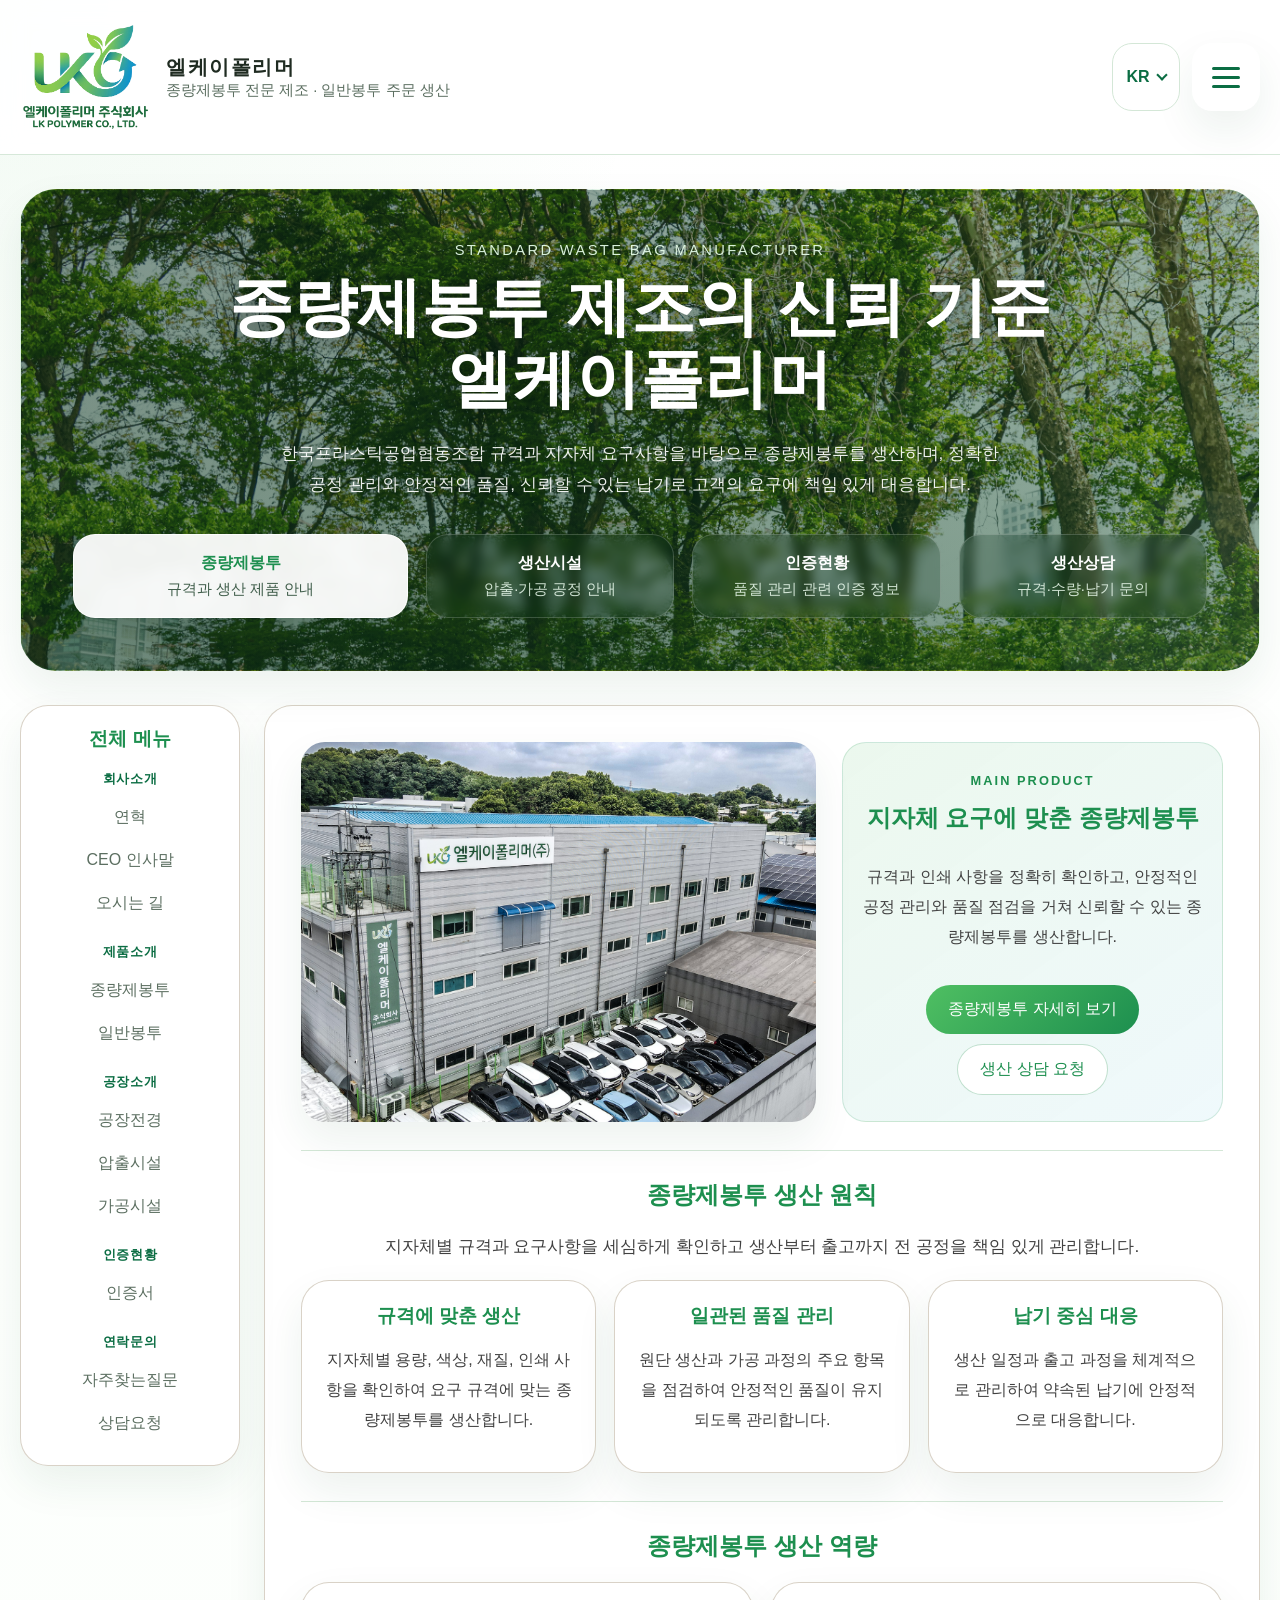
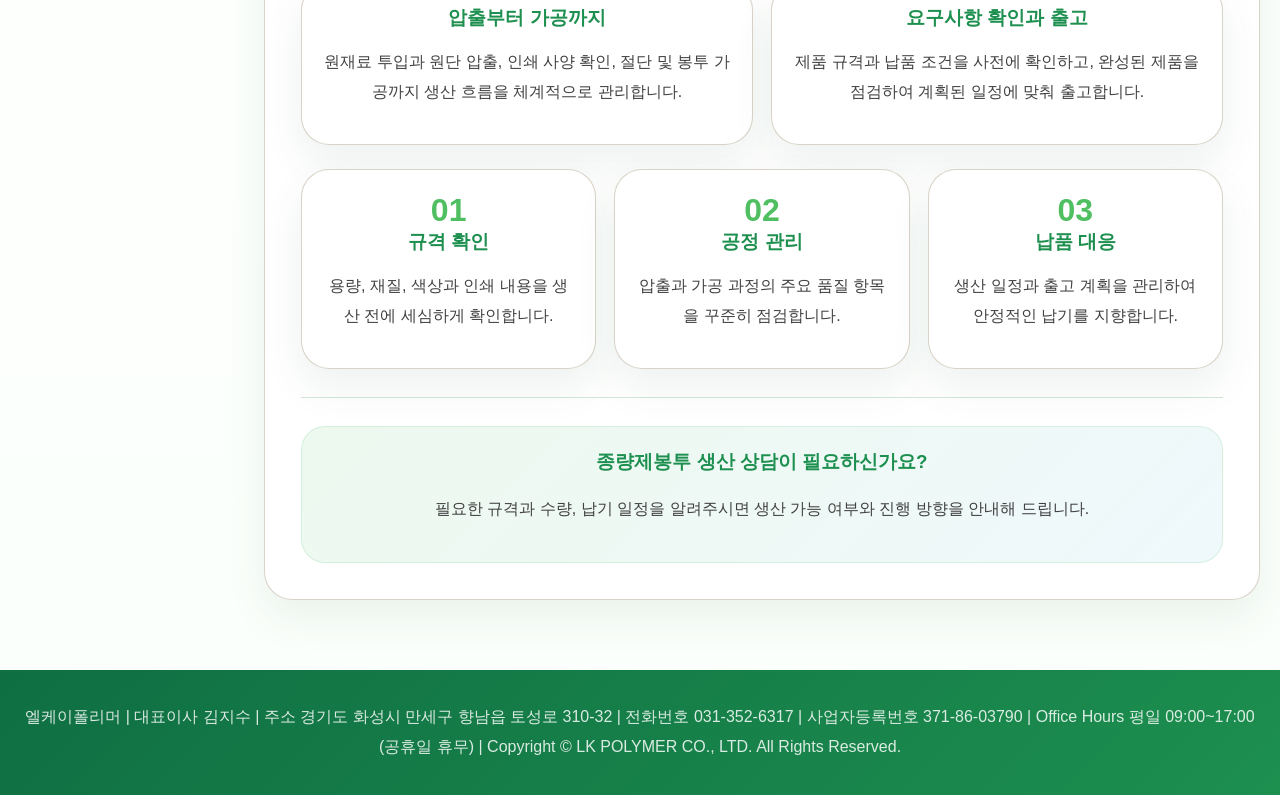
<file: index.html>
<!DOCTYPE html>
<html lang="ko">
<head>
  <meta charset="UTF-8">
  <meta name="viewport" content="width=device-width, initial-scale=1.0">
  <title>엘케이폴리머 | 종량제봉투 전문 제조기업</title>
  <link rel="canonical" href="https://lkpolymer.kr/">
  <meta name="naver-site-verification" content="0b305a4c0eef032f6979729f683e7613a413a6e4">
  <meta name="description" content="엘케이폴리머는 종량제봉투와 일반봉투를 제조합니다. 제품 안내, 생산시설, 인증 현황과 생산 상담 연락처를 확인하실 수 있습니다.">
  <meta property="og:type" content="website">
  <meta property="og:site_name" content="엘케이폴리머">
  <meta property="og:title" content="엘케이폴리머 | 종량제봉투 전문 제조기업">
  <meta property="og:description" content="엘케이폴리머는 종량제봉투와 일반봉투를 제조합니다. 제품 안내, 생산시설, 인증 현황과 생산 상담 연락처를 확인하실 수 있습니다.">
  <meta property="og:url" content="https://lkpolymer.kr/">
  <meta property="og:image" content="https://lkpolymer.kr/assets/images/home-factory.jpg">
  <meta property="og:image:alt" content="엘케이폴리머 공장 전경">
  <link rel="stylesheet" href="assets/css/style.css?v=20261013-i18n">
  <link rel="icon" type="image/png" sizes="96x96" href="https://lkpolymer.kr/favicon.png">
</head>
<body data-page="home">
  <div class="site-shell">
    <header class="header-wrap">
      <div class="header-inner">
        <a class="brand" href="index.html" aria-label="엘케이폴리머 메인으로 이동">
          <img src="assets/images/logo.png" alt="엘케이폴리머 로고">
          <div class="brand-copy">
            <strong data-text-key="brandName">엘케이폴리머</strong>
            <span data-text-key="brandTagline">종량제봉투 전문 제조 · 일반봉투 주문 생산</span>
          </div>
        </a>
        <div class="header-actions">
          <div class="language-picker" data-language-picker>
            <button class="language-toggle" type="button" data-language-toggle aria-label="언어 선택 (KR)" aria-expanded="false" aria-controls="language-options">
              <span data-current-language>KR</span>
            </button>
            <div class="language-options" id="language-options" data-language-options role="group" aria-label="언어 선택" hidden>
              <button type="button" data-language="ko" lang="ko" aria-pressed="true"><strong>KR</strong><span>한국어</span></button>
              <button type="button" data-language="en" lang="en" aria-pressed="false"><strong>EN</strong><span>English</span></button>
              <button type="button" data-language="ja" lang="ja" aria-pressed="false"><strong>JP</strong><span>日本語</span></button>
            </div>
          </div>
          <button class="menu-toggle" type="button" aria-label="전체 메뉴 열기" aria-expanded="false" data-menu-toggle>
          <span></span>
        </button>
        </div>
      </div>
      <nav class="global-nav" data-global-menu>
        <div class="global-nav-panel">
          <div class="menu-grid">
            <div class="menu-group">
              <h3 data-text-key="menuAbout">회사소개</h3>
              <a href="about-history.html" data-text-key="menuAboutHistory">연혁</a>
              <a href="about-ceo.html" data-text-key="menuAboutCeo">CEO 인사말</a>
              <a href="about-location.html" data-text-key="menuAboutLocation">오시는 길</a>
            </div>
            <div class="menu-group">
              <h3 data-text-key="menuProducts">제품소개</h3>
              <a href="products-paybag.html" data-text-key="menuProductsPaybag">종량제봉투</a>
              <a href="products-general.html" data-text-key="menuProductsGeneral">일반봉투</a>
            </div>
            <div class="menu-group">
              <h3 data-text-key="menuFactory">공장소개</h3>
              <a href="factory-overview.html" data-text-key="menuFactoryOverview">공장전경</a>
              <a href="factory-extrusion.html" data-text-key="menuFactoryExtrusion">압출시설</a>
              <a href="factory-processing.html" data-text-key="menuFactoryProcessing">가공시설</a>
            </div>
            <div class="menu-group">
              <h3 data-text-key="menuCertification">인증현황</h3>
              <a href="certification.html" data-text-key="menuCertificationDoc">인증서</a>
            </div>
            <div class="menu-group">
              <h3 data-text-key="menuContact">연락문의</h3>
              <a href="contact-faq.html" data-text-key="menuContactFaq">자주찾는질문</a>
              <a href="contact-request.html" data-text-key="menuContactRequest">상담요청</a>
            </div>
          </div>
        </div>
      </nav>
    </header>

    <section class="hero">
      <p class="eyebrow" data-text-key="heroEyebrow">Standard Waste Bag Manufacturer</p>
      <h1 data-html-key="heroTitle">종량제봉투 제조의 신뢰 기준<br>엘케이폴리머</h1>
      <p class="description" data-text-key="heroDescription">
        한국프라스틱공업협동조합 규격과 지자체 요구사항을 바탕으로 종량제봉투를 생산하며,
        정확한 공정 관리와 안정적인 품질, 신뢰할 수 있는 납기로 고객의 요구에 책임 있게 대응합니다.
      </p>
      <div class="quick-links">
        <a class="is-primary" href="products-paybag.html">
          <strong data-text-key="quickProductsTitle">종량제봉투</strong>
          <span data-text-key="quickProductsText">규격과 생산 제품 안내</span>
        </a>
        <a href="factory-overview.html">
          <strong data-text-key="quickFactoryTitle">생산시설</strong>
          <span data-text-key="quickFactoryText">압출·가공 공정 안내</span>
        </a>
        <a href="certification.html">
          <strong data-text-key="quickCertificationTitle">인증현황</strong>
          <span data-text-key="quickCertificationText">품질 관리 관련 인증 정보</span>
        </a>
        <a href="contact-faq.html">
          <strong data-text-key="quickContactTitle">생산상담</strong>
          <span data-text-key="quickContactText">규격·수량·납기 문의</span>
        </a>
      </div>
    </section>

    <main class="main-layout">
      <aside class="side-nav">
        <h2>전체 메뉴</h2>
        <span class="side-group-title">회사소개</span>
        <a href="about-history.html">연혁</a>
        <a href="about-ceo.html">CEO 인사말</a>
        <a href="about-location.html">오시는 길</a>
        <span class="side-group-title">제품소개</span>
        <a href="products-paybag.html">종량제봉투</a>
        <a href="products-general.html">일반봉투</a>
        <span class="side-group-title">공장소개</span>
        <a href="factory-overview.html">공장전경</a>
        <a href="factory-extrusion.html">압출시설</a>
        <a href="factory-processing.html">가공시설</a>
        <span class="side-group-title">인증현황</span>
        <a href="certification.html">인증서</a>
        <span class="side-group-title">연락문의</span>
        <a href="contact-faq.html">자주찾는질문</a>
        <a href="contact-request.html">상담요청</a>
      </aside>

      <section class="content-panel">
        <div class="section-block">
          <div class="paybag-focus">
            <div class="paybag-focus-media">
              <img src="assets/images/home-factory.jpg" alt="엘케이폴리머 공장 전경">
            </div>
            <div class="paybag-focus-copy">
              <p class="focus-eyebrow" data-text-key="focusEyebrow">MAIN PRODUCT</p>
              <h2 data-text-key="focusTitle">지자체 요구에 맞춘 종량제봉투</h2>
              <p data-text-key="focusText">규격과 인쇄 사항을 정확히 확인하고, 안정적인 공정 관리와 품질 점검을 거쳐 신뢰할 수 있는 종량제봉투를 생산합니다.</p>
              <div class="focus-actions">
                <a class="button" href="products-paybag.html" data-text-key="focusPrimaryButton">종량제봉투 자세히 보기</a>
                <a class="button button-outline" href="contact-request.html" data-text-key="focusSecondaryButton">생산 상담 요청</a>
              </div>
            </div>
          </div>
        </div>

        <div class="section-block">
          <h2 data-text-key="section1Title">종량제봉투 생산 원칙</h2>
          <p class="lead" data-text-key="section1Lead">
            지자체별 규격과 요구사항을 세심하게 확인하고 생산부터 출고까지 전 공정을 책임 있게 관리합니다.
          </p>
          <div class="card-grid columns-3">
            <article class="info-card">
              <h3 data-text-key="card1Title">규격에 맞춘 생산</h3>
              <p data-text-key="card1Text">지자체별 용량, 색상, 재질, 인쇄 사항을 확인하여 요구 규격에 맞는 종량제봉투를 생산합니다.</p>
            </article>
            <article class="info-card">
              <h3 data-text-key="card2Title">일관된 품질 관리</h3>
              <p data-text-key="card2Text">원단 생산과 가공 과정의 주요 항목을 점검하여 안정적인 품질이 유지되도록 관리합니다.</p>
            </article>
            <article class="info-card">
              <h3 data-text-key="card3Title">납기 중심 대응</h3>
              <p data-text-key="card3Text">생산 일정과 출고 과정을 체계적으로 관리하여 약속된 납기에 안정적으로 대응합니다.</p>
            </article>
          </div>
        </div>

        <div class="section-block">
          <h2 data-text-key="section2Title">종량제봉투 생산 역량</h2>
          <div class="feature-grid">
            <article class="info-card">
              <h3 data-text-key="feature1Title">압출부터 가공까지</h3>
              <p data-text-key="feature1Text">원재료 투입과 원단 압출, 인쇄 사양 확인, 절단 및 봉투 가공까지 생산 흐름을 체계적으로 관리합니다.</p>
            </article>
            <article class="info-card">
              <h3 data-text-key="feature2Title">요구사항 확인과 출고</h3>
              <p data-text-key="feature2Text">제품 규격과 납품 조건을 사전에 확인하고, 완성된 제품을 점검하여 계획된 일정에 맞춰 출고합니다.</p>
            </article>
          </div>
          <div class="stats-band">
            <article class="stats-card">
              <strong>01</strong>
              <h3 data-text-key="stat1Title">규격 확인</h3>
              <p data-text-key="stat1Text">용량, 재질, 색상과 인쇄 내용을 생산 전에 세심하게 확인합니다.</p>
            </article>
            <article class="stats-card">
              <strong>02</strong>
              <h3 data-text-key="stat2Title">공정 관리</h3>
              <p data-text-key="stat2Text">압출과 가공 과정의 주요 품질 항목을 꾸준히 점검합니다.</p>
            </article>
            <article class="stats-card">
              <strong>03</strong>
              <h3 data-text-key="stat3Title">납품 대응</h3>
              <p data-text-key="stat3Text">생산 일정과 출고 계획을 관리하여 안정적인 납기를 지향합니다.</p>
            </article>
          </div>
        </div>

        <div class="section-block">
          <div class="mini-banner">
            <h3 data-text-key="bannerTitle">종량제봉투 생산 상담이 필요하신가요?</h3>
            <p data-text-key="bannerText">필요한 규격과 수량, 납기 일정을 알려주시면 생산 가능 여부와 진행 방향을 안내해 드립니다.</p>
          </div>
        </div>
      </section>
    </main>

    <footer class="site-footer">
      <div class="footer-inner">
        <span data-text-key="footerLine">엘케이폴리머 | 대표이사 김지수 | 주소 경기도 화성시 만세구 향남읍 토성로 310-32 | 전화번호 031-352-6317 | 사업자등록번호 371-86-03790 | Office Hours 평일 09:00~17:00 (공휴일 휴무) | Copyright © LK POLYMER CO., LTD. All Rights Reserved.</span>
      </div>
    </footer>
  </div>
  <script src="assets/js/content.js?v=registration-371"></script>
  <script src="assets/js/translations.js?v=search-registration"></script>
  <script src="assets/js/i18n.js?v=20261013"></script>
  <script src="assets/js/site.js?v=20261013"></script>
</body>
</html>
</file>
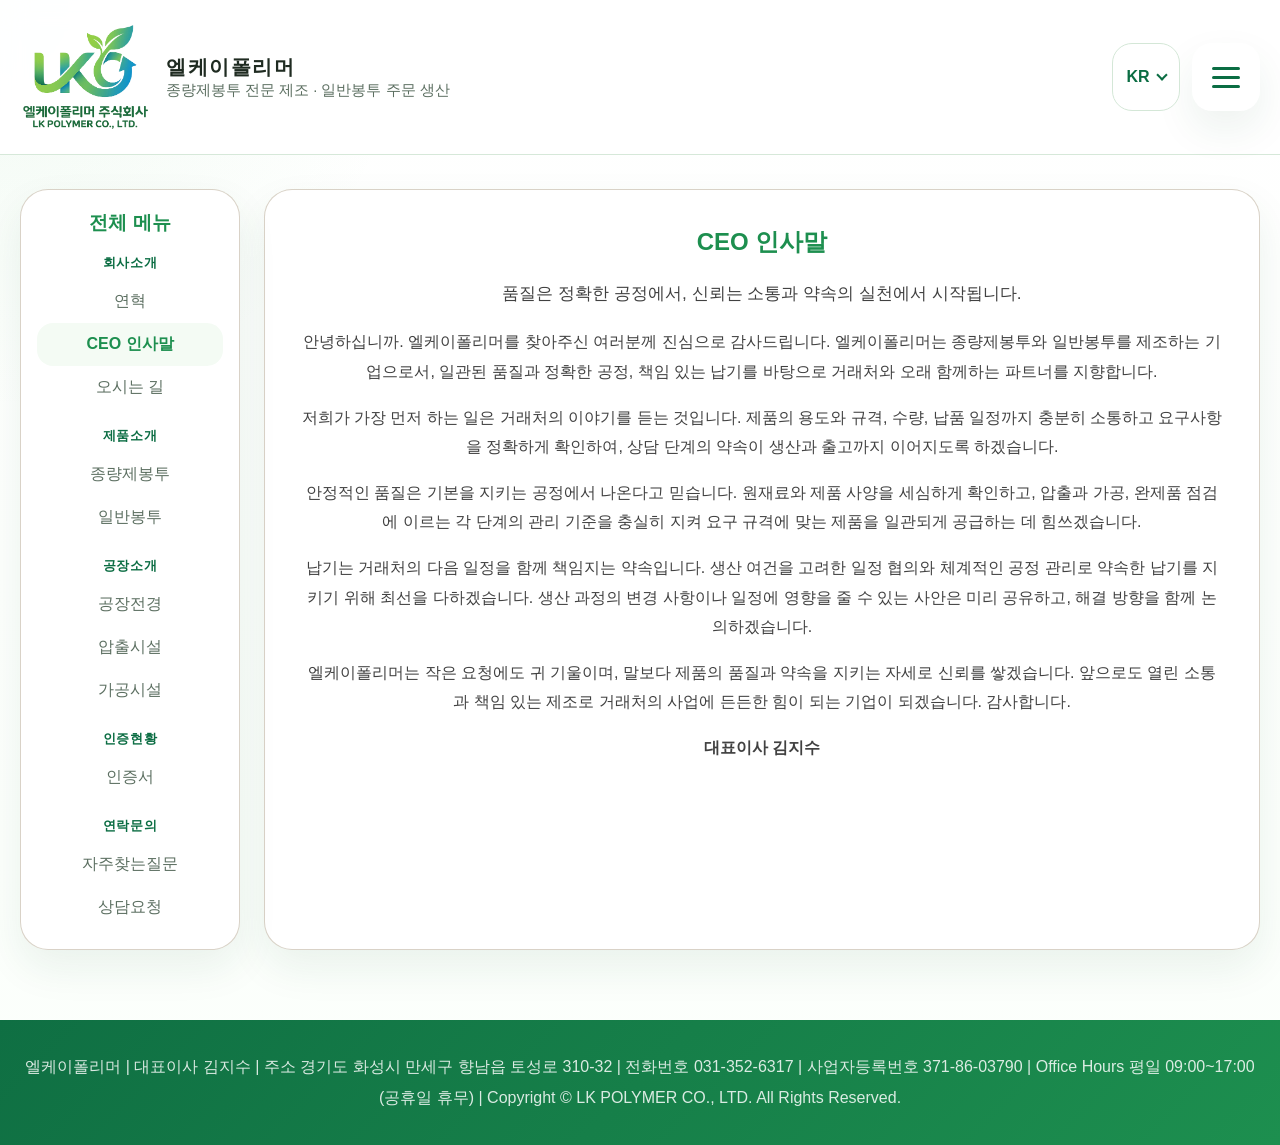
<file: about-ceo.html>
<!DOCTYPE html>
<html lang="ko">
<head>
  <meta charset="UTF-8">
  <meta name="viewport" content="width=device-width, initial-scale=1.0">
  <title>회사소개 - CEO 인사말 | LK 폴리머</title>
  <link rel="canonical" href="https://lkpolymer.kr/about-ceo.html">
  <link rel="stylesheet" href="assets/css/style.css?v=20261013-i18n">
  <link rel="icon" type="image/png" sizes="96x96" href="https://lkpolymer.kr/favicon.png">
</head>
<body data-page="aboutCeo">
  <div class="site-shell">
    <header class="header-wrap">
      <div class="header-inner">
        <a class="brand" href="index.html"><img src="assets/images/logo.png" alt="LK 폴리머 로고"><div class="brand-copy"><strong data-text-key="brandName">엘케이폴리머</strong><span data-text-key="brandTagline">종량제봉투 · 일반봉투 제조 전문기업</span></div></a>
        <div class="header-actions">
          <div class="language-picker" data-language-picker>
            <button class="language-toggle" type="button" data-language-toggle aria-label="언어 선택 (KR)" aria-expanded="false" aria-controls="language-options">
              <span data-current-language>KR</span>
            </button>
            <div class="language-options" id="language-options" data-language-options role="group" aria-label="언어 선택" hidden>
              <button type="button" data-language="ko" lang="ko" aria-pressed="true"><strong>KR</strong><span>한국어</span></button>
              <button type="button" data-language="en" lang="en" aria-pressed="false"><strong>EN</strong><span>English</span></button>
              <button type="button" data-language="ja" lang="ja" aria-pressed="false"><strong>JP</strong><span>日本語</span></button>
            </div>
          </div>
          <button class="menu-toggle" type="button" aria-label="전체 메뉴 열기" aria-expanded="false" data-menu-toggle><span></span></button>
        </div>
      </div>
      <nav class="global-nav" data-global-menu><div class="global-nav-panel"><div class="menu-grid">
        <div class="menu-group"><h3 data-text-key="menuAbout">회사소개</h3><a href="about-history.html" data-text-key="menuAboutHistory">연혁</a><a href="about-ceo.html" data-text-key="menuAboutCeo">CEO 인사말</a><a href="about-location.html" data-text-key="menuAboutLocation">오시는 길</a></div>
        <div class="menu-group"><h3 data-text-key="menuProducts">제품소개</h3><a href="products-paybag.html" data-text-key="menuProductsPaybag">종량제봉투</a><a href="products-general.html" data-text-key="menuProductsGeneral">일반봉투</a></div>
        <div class="menu-group"><h3 data-text-key="menuFactory">공장소개</h3><a href="factory-overview.html" data-text-key="menuFactoryOverview">공장전경</a><a href="factory-extrusion.html" data-text-key="menuFactoryExtrusion">압출시설</a><a href="factory-processing.html" data-text-key="menuFactoryProcessing">가공시설</a></div>
        <div class="menu-group"><h3 data-text-key="menuCertification">인증현황</h3><a href="certification.html" data-text-key="menuCertificationDoc">인증서</a></div>
        <div class="menu-group"><h3 data-text-key="menuContact">연락문의</h3><a href="contact-faq.html" data-text-key="menuContactFaq">자주찾는질문</a><a href="contact-request.html" data-text-key="menuContactRequest">상담요청</a></div>
      </div></div></nav>
    </header>
    <main class="main-layout">
      <aside class="side-nav">
        <h2>전체 메뉴</h2>
        <span class="side-group-title">회사소개</span>
        <a href="about-history.html">연혁</a>
        <a class="is-active" href="about-ceo.html">CEO 인사말</a>
        <a href="about-location.html">오시는 길</a>
        <span class="side-group-title">제품소개</span>
        <a href="products-paybag.html">종량제봉투</a>
        <a href="products-general.html">일반봉투</a>
        <span class="side-group-title">공장소개</span>
        <a href="factory-overview.html">공장전경</a>
        <a href="factory-extrusion.html">압출시설</a>
        <a href="factory-processing.html">가공시설</a>
        <span class="side-group-title">인증현황</span>
        <a href="certification.html">인증서</a>
        <span class="side-group-title">연락문의</span>
        <a href="contact-faq.html">자주찾는질문</a>
        <a href="contact-request.html">상담요청</a>
      </aside>
      <section class="content-panel">
        <h1 data-text-key="title">CEO 인사말</h1>
        <p class="lead" data-text-key="lead">품질은 정확한 공정에서, 신뢰는 소통과 약속의 실천에서 시작됩니다.</p>
        <div class="section-block">
          <p>
            안녕하십니까. 엘케이폴리머를 찾아주신 여러분께 진심으로 감사드립니다.
            엘케이폴리머는 종량제봉투와 일반봉투를 제조하는 기업으로서,
            일관된 품질과 정확한 공정, 책임 있는 납기를 바탕으로 거래처와 오래 함께하는 파트너를 지향합니다.
          </p>
          <p>
            저희가 가장 먼저 하는 일은 거래처의 이야기를 듣는 것입니다.
            제품의 용도와 규격, 수량, 납품 일정까지 충분히 소통하고 요구사항을 정확하게 확인하여,
            상담 단계의 약속이 생산과 출고까지 이어지도록 하겠습니다.
          </p>
          <p>
            안정적인 품질은 기본을 지키는 공정에서 나온다고 믿습니다.
            원재료와 제품 사양을 세심하게 확인하고, 압출과 가공, 완제품 점검에 이르는 각 단계의 관리 기준을 충실히 지켜
            요구 규격에 맞는 제품을 일관되게 공급하는 데 힘쓰겠습니다.
          </p>
          <p>
            납기는 거래처의 다음 일정을 함께 책임지는 약속입니다.
            생산 여건을 고려한 일정 협의와 체계적인 공정 관리로 약속한 납기를 지키기 위해 최선을 다하겠습니다.
            생산 과정의 변경 사항이나 일정에 영향을 줄 수 있는 사안은 미리 공유하고, 해결 방향을 함께 논의하겠습니다.
          </p>
          <p>
            엘케이폴리머는 작은 요청에도 귀 기울이며, 말보다 제품의 품질과 약속을 지키는 자세로 신뢰를 쌓겠습니다.
            앞으로도 열린 소통과 책임 있는 제조로 거래처의 사업에 든든한 힘이 되는 기업이 되겠습니다. 감사합니다.
          </p>
          <p><strong>대표이사 김지수</strong></p>
        </div>
      </section>
    </main>
    <footer class="site-footer"><div class="footer-inner"><span data-text-key="footerLine">엘케이폴리머 | 대표이사 김지수 | 주소 경기도 화성시 만세구 향남읍 토성로 310-32 | 전화번호 031-352-6317 | 사업자등록번호 371-86-03790 | Office Hours 평일 09:00~17:00 (공휴일 휴무) | Copyright © LK POLYMER CO., LTD. All Rights Reserved.</span></div></footer>
  </div>
  <script src="assets/js/content.js?v=registration-371"></script>
  <script src="assets/js/translations.js?v=registration-371"></script>
  <script src="assets/js/i18n.js?v=20261013"></script>
  <script src="assets/js/site.js?v=20261013"></script>
</body>
</html>
</file>
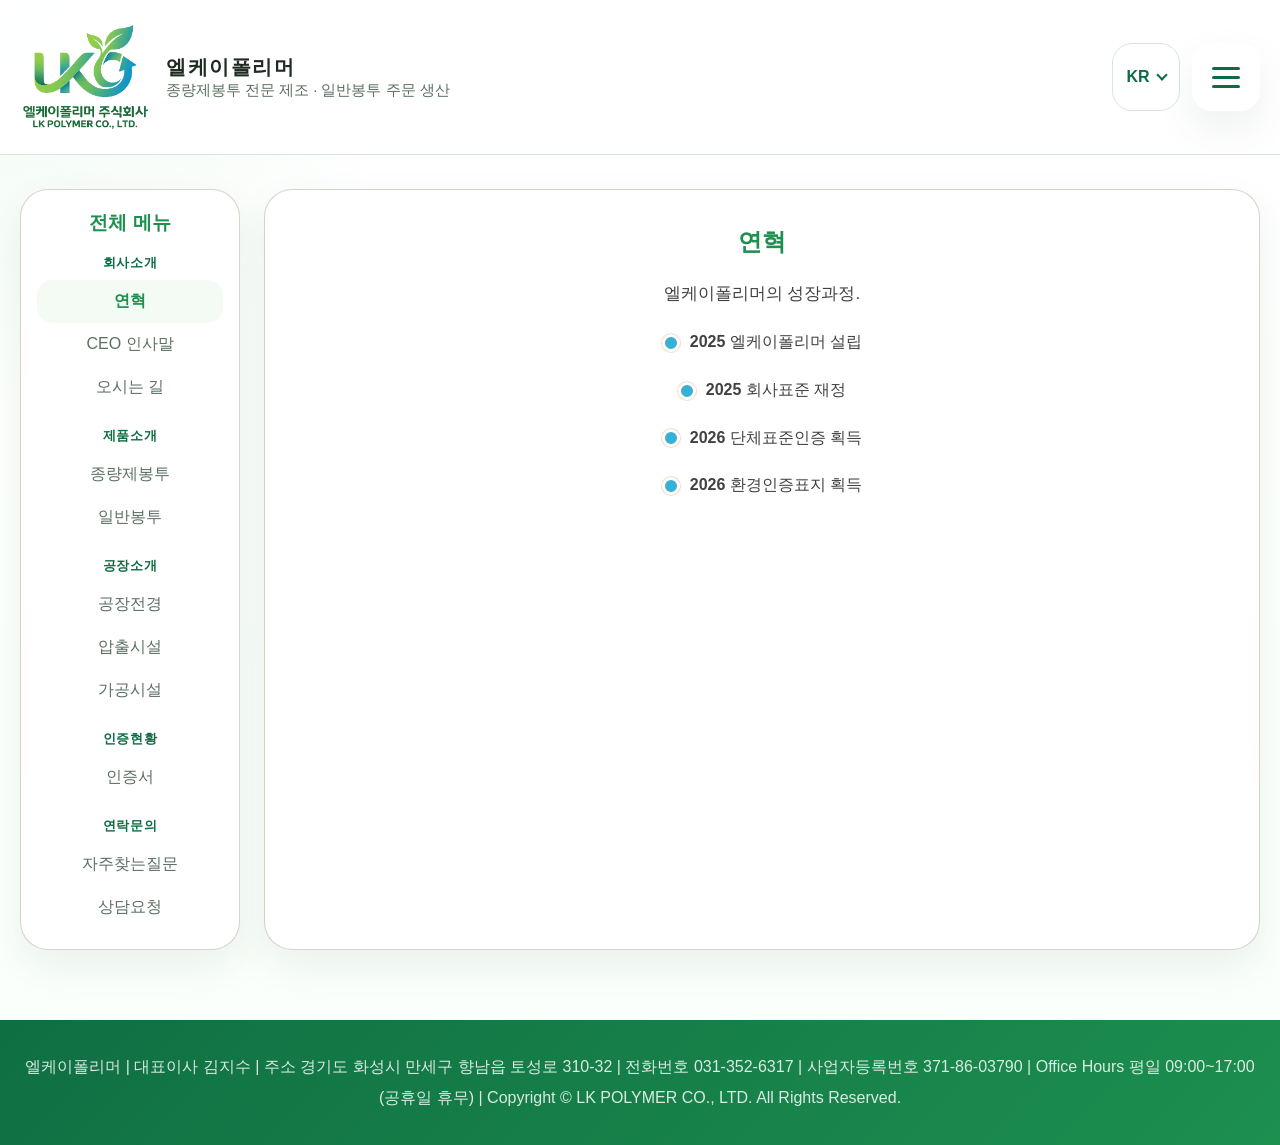
<file: about-history.html>
<!DOCTYPE html>
<html lang="ko">
<head>
  <meta charset="UTF-8">
  <meta name="viewport" content="width=device-width, initial-scale=1.0">
  <title>회사소개 - 연혁 | LK 폴리머</title>
  <link rel="canonical" href="https://lkpolymer.kr/about-history.html">
  <link rel="stylesheet" href="assets/css/style.css?v=20261013-i18n">
  <link rel="icon" type="image/png" sizes="96x96" href="https://lkpolymer.kr/favicon.png">
</head>
<body data-page="aboutHistory">
  <div class="site-shell">
    <header class="header-wrap">
      <div class="header-inner">
        <a class="brand" href="index.html">
          <img src="assets/images/logo.png" alt="LK 폴리머 로고">
          <div class="brand-copy"><strong data-text-key="brandName">엘케이폴리머</strong><span data-text-key="brandTagline">종량제봉투 · 일반봉투 제조 전문기업</span></div>
        </a>
        <div class="header-actions">
          <div class="language-picker" data-language-picker>
            <button class="language-toggle" type="button" data-language-toggle aria-label="언어 선택 (KR)" aria-expanded="false" aria-controls="language-options">
              <span data-current-language>KR</span>
            </button>
            <div class="language-options" id="language-options" data-language-options role="group" aria-label="언어 선택" hidden>
              <button type="button" data-language="ko" lang="ko" aria-pressed="true"><strong>KR</strong><span>한국어</span></button>
              <button type="button" data-language="en" lang="en" aria-pressed="false"><strong>EN</strong><span>English</span></button>
              <button type="button" data-language="ja" lang="ja" aria-pressed="false"><strong>JP</strong><span>日本語</span></button>
            </div>
          </div>
          <button class="menu-toggle" type="button" aria-label="전체 메뉴 열기" aria-expanded="false" data-menu-toggle><span></span></button>
        </div>
      </div>
      <nav class="global-nav" data-global-menu><div class="global-nav-panel"><div class="menu-grid">
        <div class="menu-group"><h3 data-text-key="menuAbout">회사소개</h3><a href="about-history.html" data-text-key="menuAboutHistory">연혁</a><a href="about-ceo.html" data-text-key="menuAboutCeo">CEO 인사말</a><a href="about-location.html" data-text-key="menuAboutLocation">오시는 길</a></div>
        <div class="menu-group"><h3 data-text-key="menuProducts">제품소개</h3><a href="products-paybag.html" data-text-key="menuProductsPaybag">종량제봉투</a><a href="products-general.html" data-text-key="menuProductsGeneral">일반봉투</a></div>
        <div class="menu-group"><h3 data-text-key="menuFactory">공장소개</h3><a href="factory-overview.html" data-text-key="menuFactoryOverview">공장전경</a><a href="factory-extrusion.html" data-text-key="menuFactoryExtrusion">압출시설</a><a href="factory-processing.html" data-text-key="menuFactoryProcessing">가공시설</a></div>
        <div class="menu-group"><h3 data-text-key="menuCertification">인증현황</h3><a href="certification.html" data-text-key="menuCertificationDoc">인증서</a></div>
        <div class="menu-group"><h3 data-text-key="menuContact">연락문의</h3><a href="contact-faq.html" data-text-key="menuContactFaq">자주찾는질문</a><a href="contact-request.html" data-text-key="menuContactRequest">상담요청</a></div>
      </div></div></nav>
    </header>
    <main class="main-layout">
      <aside class="side-nav">
        <h2>전체 메뉴</h2>
        <span class="side-group-title">회사소개</span>
        <a class="is-active" href="about-history.html">연혁</a>
        <a href="about-ceo.html">CEO 인사말</a>
        <a href="about-location.html">오시는 길</a>
        <span class="side-group-title">제품소개</span>
        <a href="products-paybag.html">종량제봉투</a>
        <a href="products-general.html">일반봉투</a>
        <span class="side-group-title">공장소개</span>
        <a href="factory-overview.html">공장전경</a>
        <a href="factory-extrusion.html">압출시설</a>
        <a href="factory-processing.html">가공시설</a>
        <span class="side-group-title">인증현황</span>
        <a href="certification.html">인증서</a>
        <span class="side-group-title">연락문의</span>
        <a href="contact-faq.html">자주찾는질문</a>
        <a href="contact-request.html">상담요청</a>
      </aside>
      <section class="content-panel">
        <h1 data-text-key="title">연혁</h1>
        <p class="lead" data-text-key="lead">기업의 시작과 성장 과정을 정리하는 페이지입니다. 아래 문구는 추후 실제 연혁 자료에 맞게 수정하시면 됩니다.</p>
        <div class="section-block">
          <ul class="timeline">
            <li><strong>2025</strong> 엘케이폴리머 설립</li>
            <li><strong>2025</strong> 회사표준 재정</li>
            <li><strong>2026</strong> 단체표준인증 획득</li>
            <li><strong>2026</strong> 환경인증표지 획득</li>
          </ul>
        </div>
      </section>
    </main>
    <footer class="site-footer"><div class="footer-inner"><span data-text-key="footerLine">엘케이폴리머 | 대표이사 김지수 | 주소 경기도 화성시 만세구 향남읍 토성로 310-32 | 전화번호 031-352-6317 | 사업자등록번호 371-86-03790 | Office Hours 평일 09:00~17:00 (공휴일 휴무) | Copyright © LK POLYMER CO., LTD. All Rights Reserved.</span></div></footer>
  </div>
  <script src="assets/js/content.js?v=registration-371"></script>
  <script src="assets/js/translations.js?v=registration-371"></script>
  <script src="assets/js/i18n.js?v=20261013"></script>
  <script src="assets/js/site.js?v=20261013"></script>
</body>
</html>
</file>
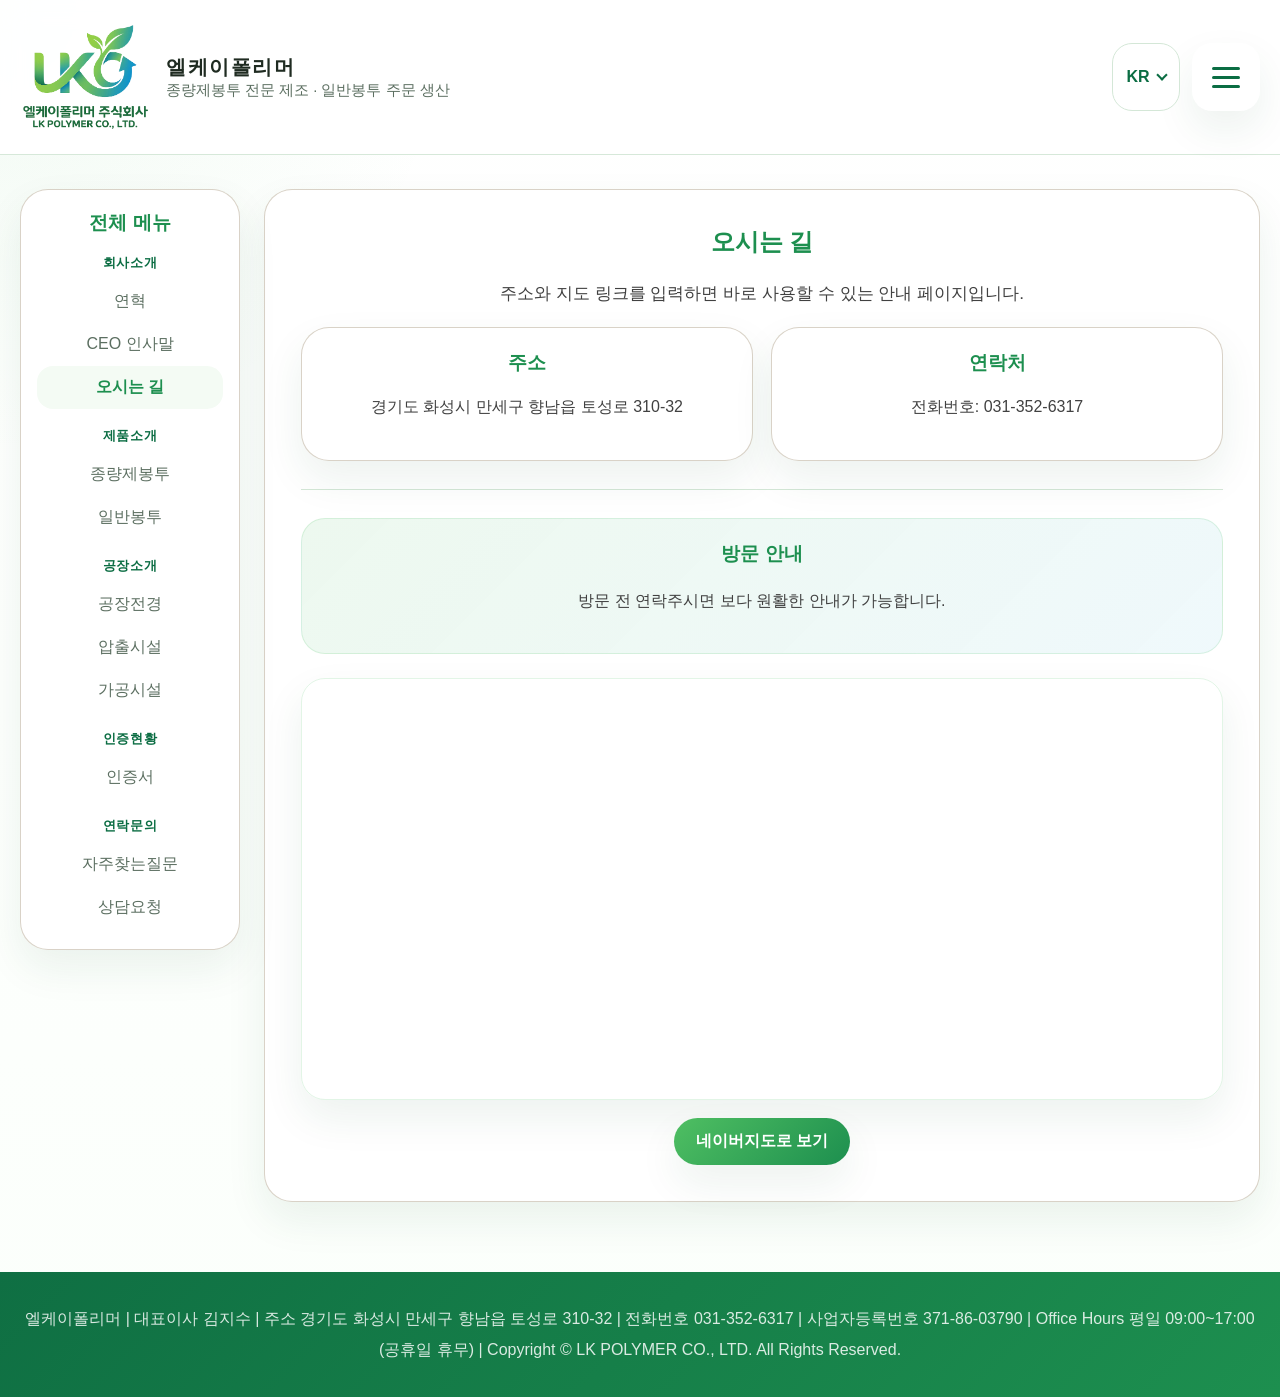
<file: about-location.html>
<!DOCTYPE html>
<html lang="ko">
<head>
  <meta charset="UTF-8">
  <meta name="viewport" content="width=device-width, initial-scale=1.0">
  <title>회사소개 - 오시는 길 | LK 폴리머</title>
  <link rel="canonical" href="https://lkpolymer.kr/about-location.html">
  <link rel="stylesheet" href="assets/css/style.css?v=20261013-i18n">
  <link rel="icon" type="image/png" sizes="96x96" href="https://lkpolymer.kr/favicon.png">
</head>
<body data-page="aboutLocation">
  <div class="site-shell">
    <header class="header-wrap">
      <div class="header-inner">
        <a class="brand" href="index.html"><img src="assets/images/logo.png" alt="LK 폴리머 로고"><div class="brand-copy"><strong data-text-key="brandName">엘케이폴리머</strong><span data-text-key="brandTagline">종량제봉투 · 일반봉투 제조 전문기업</span></div></a>
        <div class="header-actions">
          <div class="language-picker" data-language-picker>
            <button class="language-toggle" type="button" data-language-toggle aria-label="언어 선택 (KR)" aria-expanded="false" aria-controls="language-options">
              <span data-current-language>KR</span>
            </button>
            <div class="language-options" id="language-options" data-language-options role="group" aria-label="언어 선택" hidden>
              <button type="button" data-language="ko" lang="ko" aria-pressed="true"><strong>KR</strong><span>한국어</span></button>
              <button type="button" data-language="en" lang="en" aria-pressed="false"><strong>EN</strong><span>English</span></button>
              <button type="button" data-language="ja" lang="ja" aria-pressed="false"><strong>JP</strong><span>日本語</span></button>
            </div>
          </div>
          <button class="menu-toggle" type="button" aria-label="전체 메뉴 열기" aria-expanded="false" data-menu-toggle><span></span></button>
        </div>
      </div>
      <nav class="global-nav" data-global-menu><div class="global-nav-panel"><div class="menu-grid">
        <div class="menu-group"><h3 data-text-key="menuAbout">회사소개</h3><a href="about-history.html" data-text-key="menuAboutHistory">연혁</a><a href="about-ceo.html" data-text-key="menuAboutCeo">CEO 인사말</a><a href="about-location.html" data-text-key="menuAboutLocation">오시는 길</a></div>
        <div class="menu-group"><h3 data-text-key="menuProducts">제품소개</h3><a href="products-paybag.html" data-text-key="menuProductsPaybag">종량제봉투</a><a href="products-general.html" data-text-key="menuProductsGeneral">일반봉투</a></div>
        <div class="menu-group"><h3 data-text-key="menuFactory">공장소개</h3><a href="factory-overview.html" data-text-key="menuFactoryOverview">공장전경</a><a href="factory-extrusion.html" data-text-key="menuFactoryExtrusion">압출시설</a><a href="factory-processing.html" data-text-key="menuFactoryProcessing">가공시설</a></div>
        <div class="menu-group"><h3 data-text-key="menuCertification">인증현황</h3><a href="certification.html" data-text-key="menuCertificationDoc">인증서</a></div>
        <div class="menu-group"><h3 data-text-key="menuContact">연락문의</h3><a href="contact-faq.html" data-text-key="menuContactFaq">자주찾는질문</a><a href="contact-request.html" data-text-key="menuContactRequest">상담요청</a></div>
      </div></div></nav>
    </header>
    <main class="main-layout">
      <aside class="side-nav">
        <h2>전체 메뉴</h2>
        <span class="side-group-title">회사소개</span>
        <a href="about-history.html">연혁</a>
        <a href="about-ceo.html">CEO 인사말</a>
        <a class="is-active" href="about-location.html">오시는 길</a>
        <span class="side-group-title">제품소개</span>
        <a href="products-paybag.html">종량제봉투</a>
        <a href="products-general.html">일반봉투</a>
        <span class="side-group-title">공장소개</span>
        <a href="factory-overview.html">공장전경</a>
        <a href="factory-extrusion.html">압출시설</a>
        <a href="factory-processing.html">가공시설</a>
        <span class="side-group-title">인증현황</span>
        <a href="certification.html">인증서</a>
        <span class="side-group-title">연락문의</span>
        <a href="contact-faq.html">자주찾는질문</a>
        <a href="contact-request.html">상담요청</a>
      </aside>
      <section class="content-panel">
        <h1 data-text-key="title">오시는 길</h1>
        <p class="lead" data-text-key="lead">엘케이폴리머를 방문하시는 분들을 위해 사업장 위치와 기본 안내 정보를 정리한 페이지입니다.</p>
        <div class="section-block">
          <div class="card-grid">
            <article class="info-card">
              <h3>주소</h3>
              <p>경기도 화성시 만세구 향남읍 토성로 310-32</p>
            </article>
            <article class="info-card">
              <h3>연락처</h3>
              <p>전화번호: 031-352-6317</p>
            </article>
          </div>
        </div>
        <div class="section-block">
          <div class="mini-banner">
            <h3>방문 안내</h3>
            <p>방문 전 연락주시면 보다 원활한 안내가 가능합니다.</p>
          </div>
          <div class="map-embed">
            <iframe
              title="엘케이폴리머 구글 지도"
              loading="lazy"
              referrerpolicy="no-referrer-when-downgrade"
              src="https://www.google.com/maps?q=%EA%B2%BD%EA%B8%B0%EB%8F%84%20%ED%99%94%EC%84%B1%EC%8B%9C%20%ED%96%A5%EB%82%A8%EC%9D%8D%20%ED%86%A0%EC%84%B1%EB%A1%9C%20310-32&z=16&output=embed">
            </iframe>
          </div>
          <div class="map-links">
            <a
              class="link-button"
              href="https://map.naver.com/p/search/%EA%B2%BD%EA%B8%B0%EB%8F%84%20%ED%99%94%EC%84%B1%EC%8B%9C%20%ED%96%A5%EB%82%A8%EC%9D%8D%20%ED%86%A0%EC%84%B1%EB%A1%9C%20310-32"
              target="_blank"
              rel="noopener noreferrer">
              네이버지도로 보기
            </a>
          </div>
        </div>
      </section>
    </main>
    <footer class="site-footer"><div class="footer-inner"><span data-text-key="footerLine">엘케이폴리머 | 대표이사 김지수 | 주소 경기도 화성시 만세구 향남읍 토성로 310-32 | 전화번호 031-352-6317 | 사업자등록번호 371-86-03790 | Office Hours 평일 09:00~17:00 (공휴일 휴무) | Copyright © LK POLYMER CO., LTD. All Rights Reserved.</span></div></footer>
  </div>
  <script src="assets/js/content.js?v=registration-371"></script>
  <script src="assets/js/translations.js?v=registration-371"></script>
  <script src="assets/js/i18n.js?v=20261013"></script>
  <script src="assets/js/site.js?v=20261013"></script>
</body>
</html>
</file>
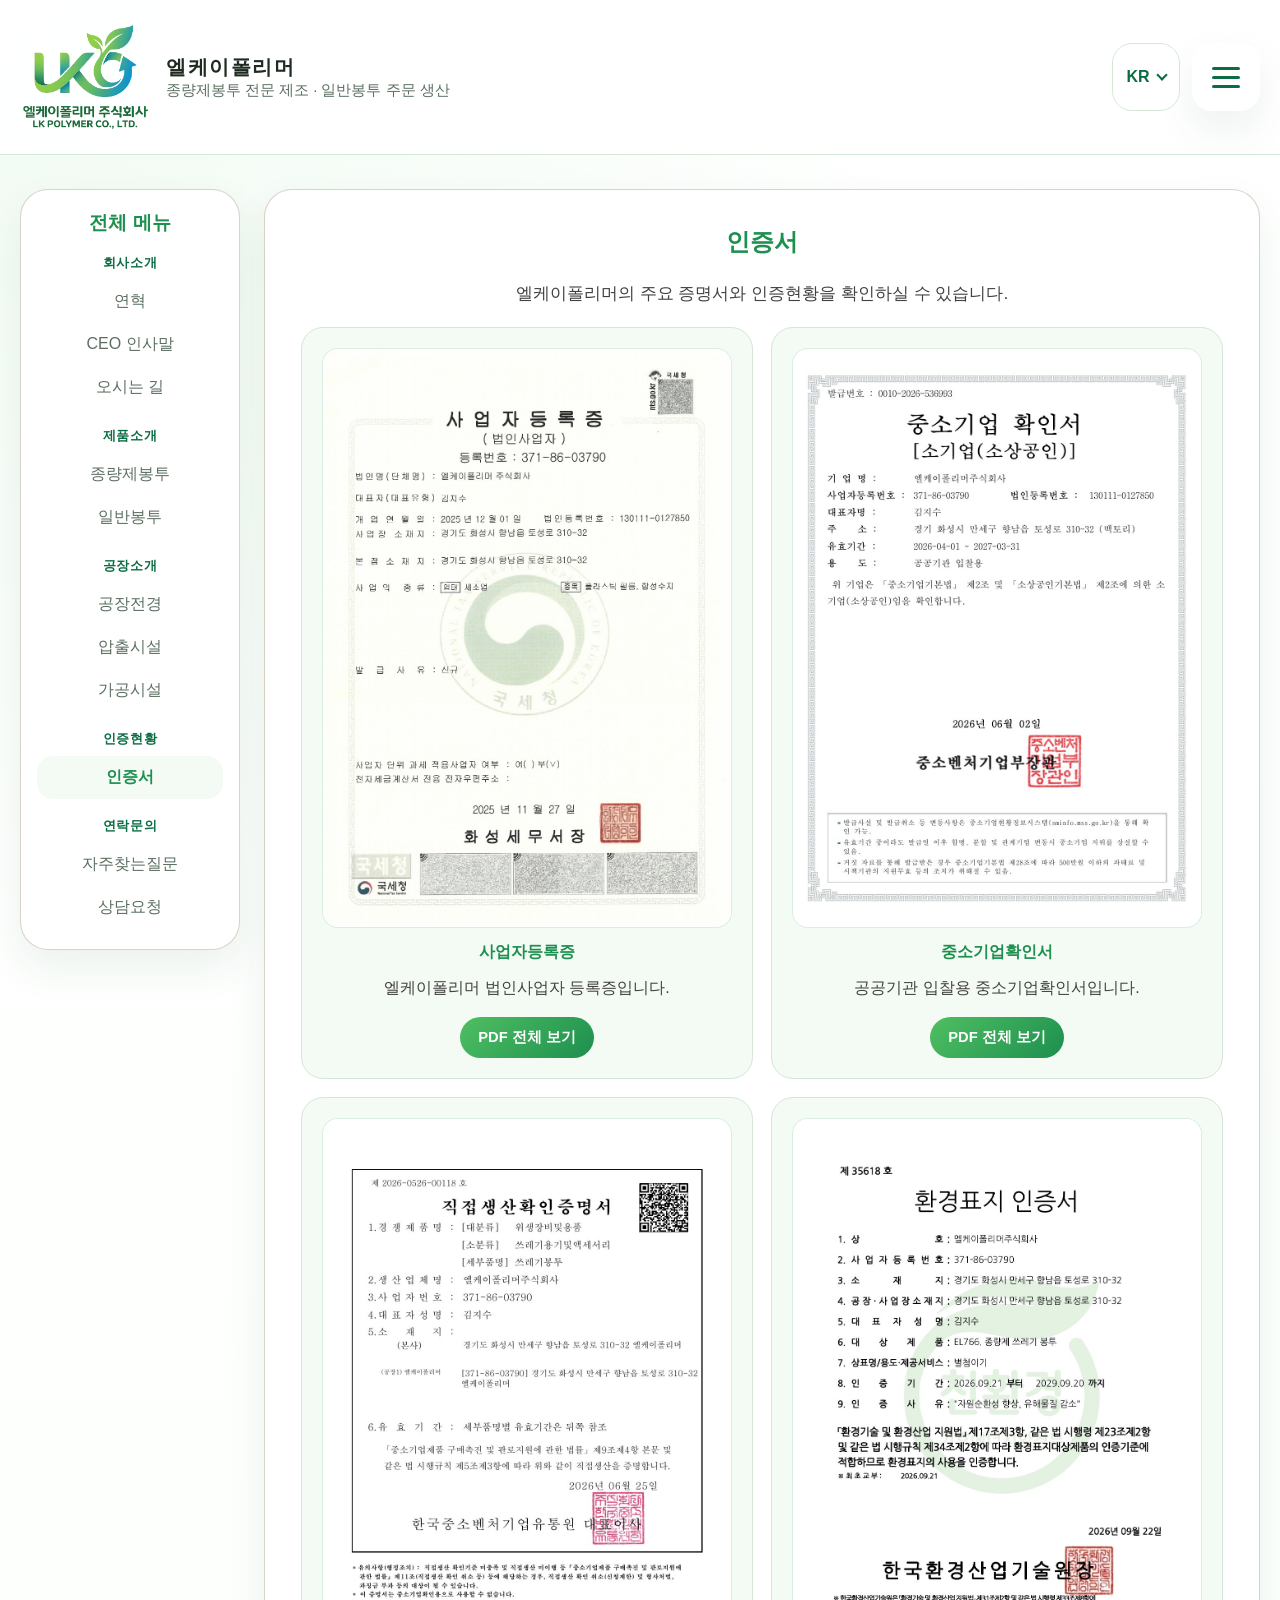
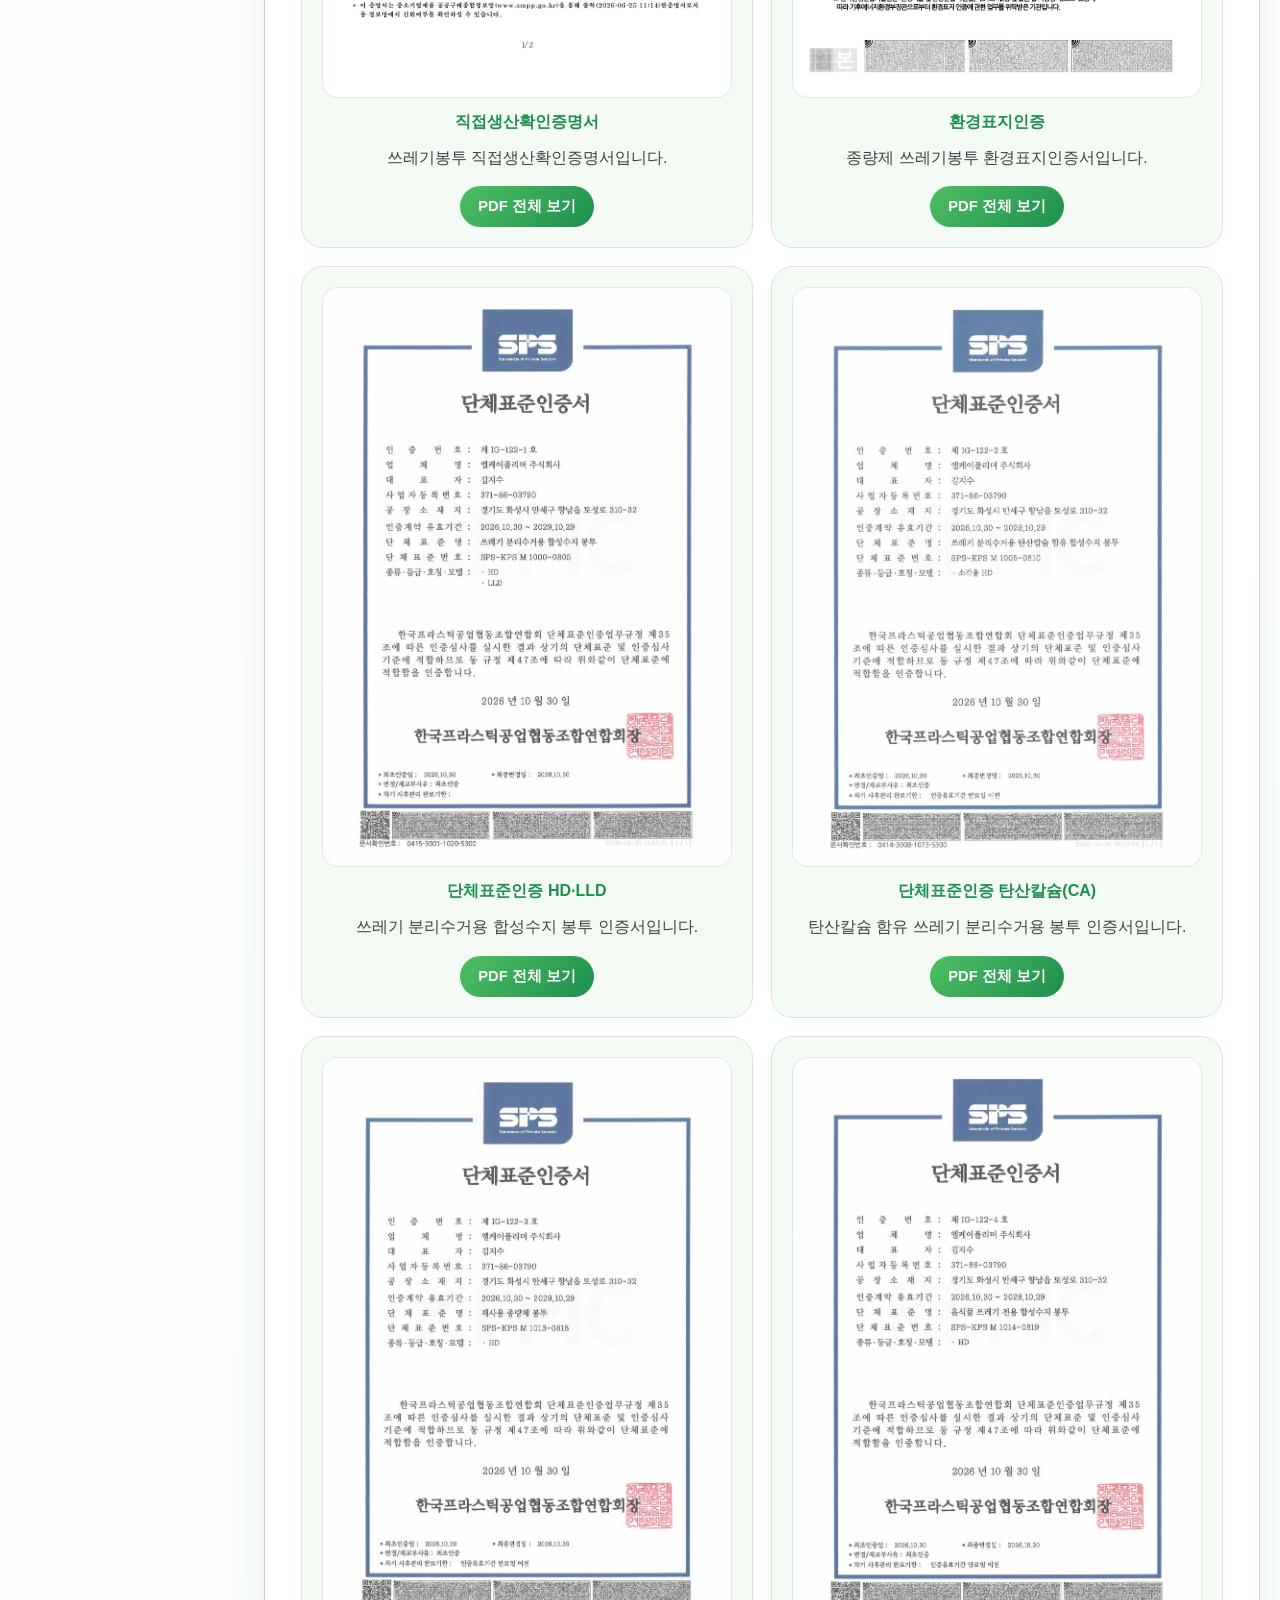
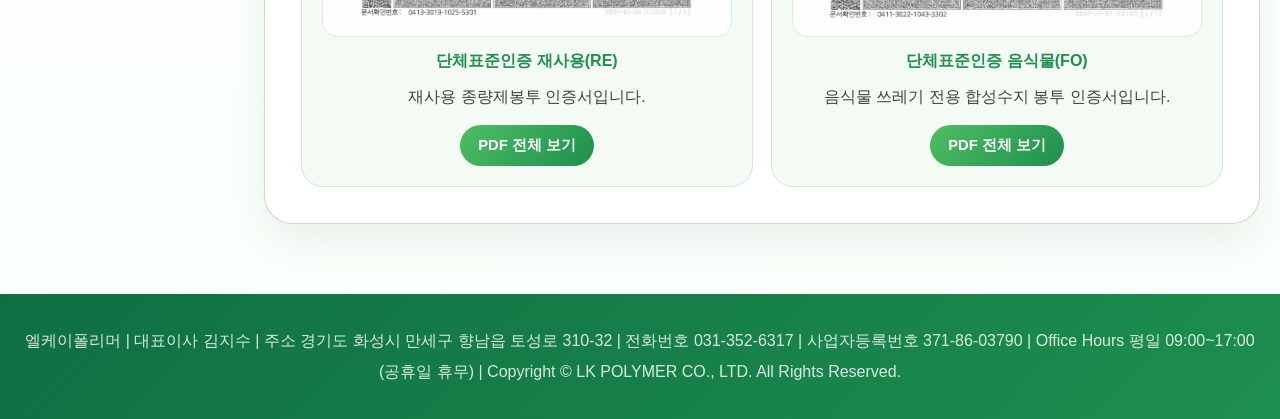
<file: certification.html>
<!DOCTYPE html>
<html lang="ko">
<head>
  <meta charset="UTF-8">
  <meta name="viewport" content="width=device-width, initial-scale=1.0">
  <title>인증현황 - 인증서 | 엘케이폴리머</title>
  <link rel="canonical" href="https://lkpolymer.kr/certification.html">
  <link rel="stylesheet" href="assets/css/style.css?v=20261013-i18n">
  <link rel="icon" type="image/png" sizes="96x96" href="https://lkpolymer.kr/favicon.png">
</head>
<body data-page="certification">
  <div class="site-shell">
    <header class="header-wrap">
      <div class="header-inner">
        <a class="brand" href="index.html"><img src="assets/images/logo.png" alt="엘케이폴리머 로고"><div class="brand-copy"><strong data-text-key="brandName">엘케이폴리머</strong><span data-text-key="brandTagline">종량제봉투 · 일반봉투 제조 전문기업</span></div></a>
        <div class="header-actions">
          <div class="language-picker" data-language-picker>
            <button class="language-toggle" type="button" data-language-toggle aria-label="언어 선택 (KR)" aria-expanded="false" aria-controls="language-options">
              <span data-current-language>KR</span>
            </button>
            <div class="language-options" id="language-options" data-language-options role="group" aria-label="언어 선택" hidden>
              <button type="button" data-language="ko" lang="ko" aria-pressed="true"><strong>KR</strong><span>한국어</span></button>
              <button type="button" data-language="en" lang="en" aria-pressed="false"><strong>EN</strong><span>English</span></button>
              <button type="button" data-language="ja" lang="ja" aria-pressed="false"><strong>JP</strong><span>日本語</span></button>
            </div>
          </div>
          <button class="menu-toggle" type="button" aria-label="전체 메뉴 열기" aria-expanded="false" data-menu-toggle><span></span></button>
        </div>
      </div>
      <nav class="global-nav" data-global-menu><div class="global-nav-panel"><div class="menu-grid">
        <div class="menu-group"><h3 data-text-key="menuAbout">회사소개</h3><a href="about-history.html" data-text-key="menuAboutHistory">연혁</a><a href="about-ceo.html" data-text-key="menuAboutCeo">CEO 인사말</a><a href="about-location.html" data-text-key="menuAboutLocation">오시는 길</a></div>
        <div class="menu-group"><h3 data-text-key="menuProducts">제품소개</h3><a href="products-paybag.html" data-text-key="menuProductsPaybag">종량제봉투</a><a href="products-general.html" data-text-key="menuProductsGeneral">일반봉투</a></div>
        <div class="menu-group"><h3 data-text-key="menuFactory">공장소개</h3><a href="factory-overview.html" data-text-key="menuFactoryOverview">공장전경</a><a href="factory-extrusion.html" data-text-key="menuFactoryExtrusion">압출시설</a><a href="factory-processing.html" data-text-key="menuFactoryProcessing">가공시설</a></div>
        <div class="menu-group"><h3 data-text-key="menuCertification">인증현황</h3><a href="certification.html" data-text-key="menuCertificationDoc">인증서</a></div>
        <div class="menu-group"><h3 data-text-key="menuContact">연락문의</h3><a href="contact-faq.html" data-text-key="menuContactFaq">자주찾는질문</a><a href="contact-request.html" data-text-key="menuContactRequest">상담요청</a></div>
      </div></div></nav>
    </header>
    <main class="main-layout">
      <aside class="side-nav">
        <h2>전체 메뉴</h2>
        <span class="side-group-title">회사소개</span>
        <a href="about-history.html">연혁</a>
        <a href="about-ceo.html">CEO 인사말</a>
        <a href="about-location.html">오시는 길</a>
        <span class="side-group-title">제품소개</span>
        <a href="products-paybag.html">종량제봉투</a>
        <a href="products-general.html">일반봉투</a>
        <span class="side-group-title">공장소개</span>
        <a href="factory-overview.html">공장전경</a>
        <a href="factory-extrusion.html">압출시설</a>
        <a href="factory-processing.html">가공시설</a>
        <span class="side-group-title">인증현황</span>
        <a class="is-active" href="certification.html">인증서</a>
        <span class="side-group-title">연락문의</span>
        <a href="contact-faq.html">자주찾는질문</a>
        <a href="contact-request.html">상담요청</a>
      </aside>
      <section class="content-panel">
        <h1 data-text-key="title">인증서</h1>
        <p class="lead">엘케이폴리머의 주요 증명서와 인증현황을 확인하실 수 있습니다.</p>
        <div class="section-block">
          <div class="certificate-grid">
            <article class="certificate-item">
              <a class="certificate-preview" href="assets/documents/business-registration.pdf" target="_blank" rel="noopener" aria-label="사업자등록증 PDF 열기">
                <img src="assets/images/certificates/business-registration.jpg" alt="사업자등록증 미리보기">
              </a>
              <h3>사업자등록증</h3>
              <p>엘케이폴리머 법인사업자 등록증입니다.</p>
              <a class="button" href="assets/documents/business-registration.pdf" target="_blank" rel="noopener">PDF 전체 보기</a>
            </article>
            <article class="certificate-item">
              <a class="certificate-preview" href="assets/documents/small-business-confirmation.pdf" target="_blank" rel="noopener" aria-label="중소기업확인서 PDF 열기">
                <img src="assets/images/certificates/small-business-confirmation.jpg" alt="중소기업확인서 미리보기">
              </a>
              <h3>중소기업확인서</h3>
              <p>공공기관 입찰용 중소기업확인서입니다.</p>
              <a class="button" href="assets/documents/small-business-confirmation.pdf" target="_blank" rel="noopener">PDF 전체 보기</a>
            </article>
            <article class="certificate-item">
              <a class="certificate-preview" href="assets/documents/direct-production-confirmation.pdf" target="_blank" rel="noopener" aria-label="직접생산확인증명서 PDF 열기">
                <img src="assets/images/certificates/direct-production-confirmation.jpg" alt="직접생산확인증명서 미리보기">
              </a>
              <h3>직접생산확인증명서</h3>
              <p>쓰레기봉투 직접생산확인증명서입니다.</p>
              <a class="button" href="assets/documents/direct-production-confirmation.pdf" target="_blank" rel="noopener">PDF 전체 보기</a>
            </article>
            <article class="certificate-item">
              <a class="certificate-preview" href="assets/documents/environmental-certification.pdf" target="_blank" rel="noopener" aria-label="환경표지인증서 PDF 열기">
                <img src="assets/images/certificates/environmental-certification.jpg" alt="환경표지인증서 미리보기">
              </a>
              <h3>환경표지인증</h3>
              <p>종량제 쓰레기봉투 환경표지인증서입니다.</p>
              <a class="button" href="assets/documents/environmental-certification.pdf" target="_blank" rel="noopener">PDF 전체 보기</a>
            </article>
            <article class="certificate-item">
              <a class="certificate-preview" href="assets/documents/group-standard-hd-lld.pdf" target="_blank" rel="noopener" aria-label="단체표준인증 HD·LLD PDF 열기">
                <img src="assets/images/certificates/group-standard-hd-lld.jpg" alt="단체표준인증 HD·LLD 미리보기" loading="lazy" width="849" height="1200">
              </a>
              <h3>단체표준인증 HD·LLD</h3>
              <p>쓰레기 분리수거용 합성수지 봉투 인증서입니다.</p>
              <a class="button" href="assets/documents/group-standard-hd-lld.pdf" target="_blank" rel="noopener">PDF 전체 보기</a>
            </article>
            <article class="certificate-item">
              <a class="certificate-preview" href="assets/documents/group-standard-ca.pdf" target="_blank" rel="noopener" aria-label="단체표준인증 탄산칼슘(CA) PDF 열기">
                <img src="assets/images/certificates/group-standard-ca.jpg" alt="단체표준인증 탄산칼슘(CA) 미리보기" loading="lazy" width="849" height="1200">
              </a>
              <h3>단체표준인증 탄산칼슘(CA)</h3>
              <p>탄산칼슘 함유 쓰레기 분리수거용 봉투 인증서입니다.</p>
              <a class="button" href="assets/documents/group-standard-ca.pdf" target="_blank" rel="noopener">PDF 전체 보기</a>
            </article>
            <article class="certificate-item">
              <a class="certificate-preview" href="assets/documents/group-standard-re.pdf" target="_blank" rel="noopener" aria-label="단체표준인증 재사용(RE) PDF 열기">
                <img src="assets/images/certificates/group-standard-re.jpg" alt="단체표준인증 재사용(RE) 미리보기" loading="lazy" width="849" height="1200">
              </a>
              <h3>단체표준인증 재사용(RE)</h3>
              <p>재사용 종량제봉투 인증서입니다.</p>
              <a class="button" href="assets/documents/group-standard-re.pdf" target="_blank" rel="noopener">PDF 전체 보기</a>
            </article>
            <article class="certificate-item">
              <a class="certificate-preview" href="assets/documents/group-standard-fo.pdf" target="_blank" rel="noopener" aria-label="단체표준인증 음식물(FO) PDF 열기">
                <img src="assets/images/certificates/group-standard-fo.jpg" alt="단체표준인증 음식물(FO) 미리보기" loading="lazy" width="849" height="1200">
              </a>
              <h3>단체표준인증 음식물(FO)</h3>
              <p>음식물 쓰레기 전용 합성수지 봉투 인증서입니다.</p>
              <a class="button" href="assets/documents/group-standard-fo.pdf" target="_blank" rel="noopener">PDF 전체 보기</a>
            </article>
          </div>
        </div>
      </section>
    </main>
    <footer class="site-footer"><div class="footer-inner"><span data-text-key="footerLine">엘케이폴리머 | 대표이사 김지수 | 주소 경기도 화성시 만세구 향남읍 토성로 310-32 | 전화번호 031-352-6317 | 사업자등록번호 371-86-03790 | Office Hours 평일 09:00~17:00 (공휴일 휴무) | Copyright © LK POLYMER CO., LTD. All Rights Reserved.</span></div></footer>
  </div>
  <script src="assets/js/content.js?v=registration-371"></script>
  <script src="assets/js/translations.js?v=registration-371"></script>
  <script src="assets/js/i18n.js?v=20261013"></script>
  <script src="assets/js/site.js?v=20261013"></script>
</body>
</html>
</file>
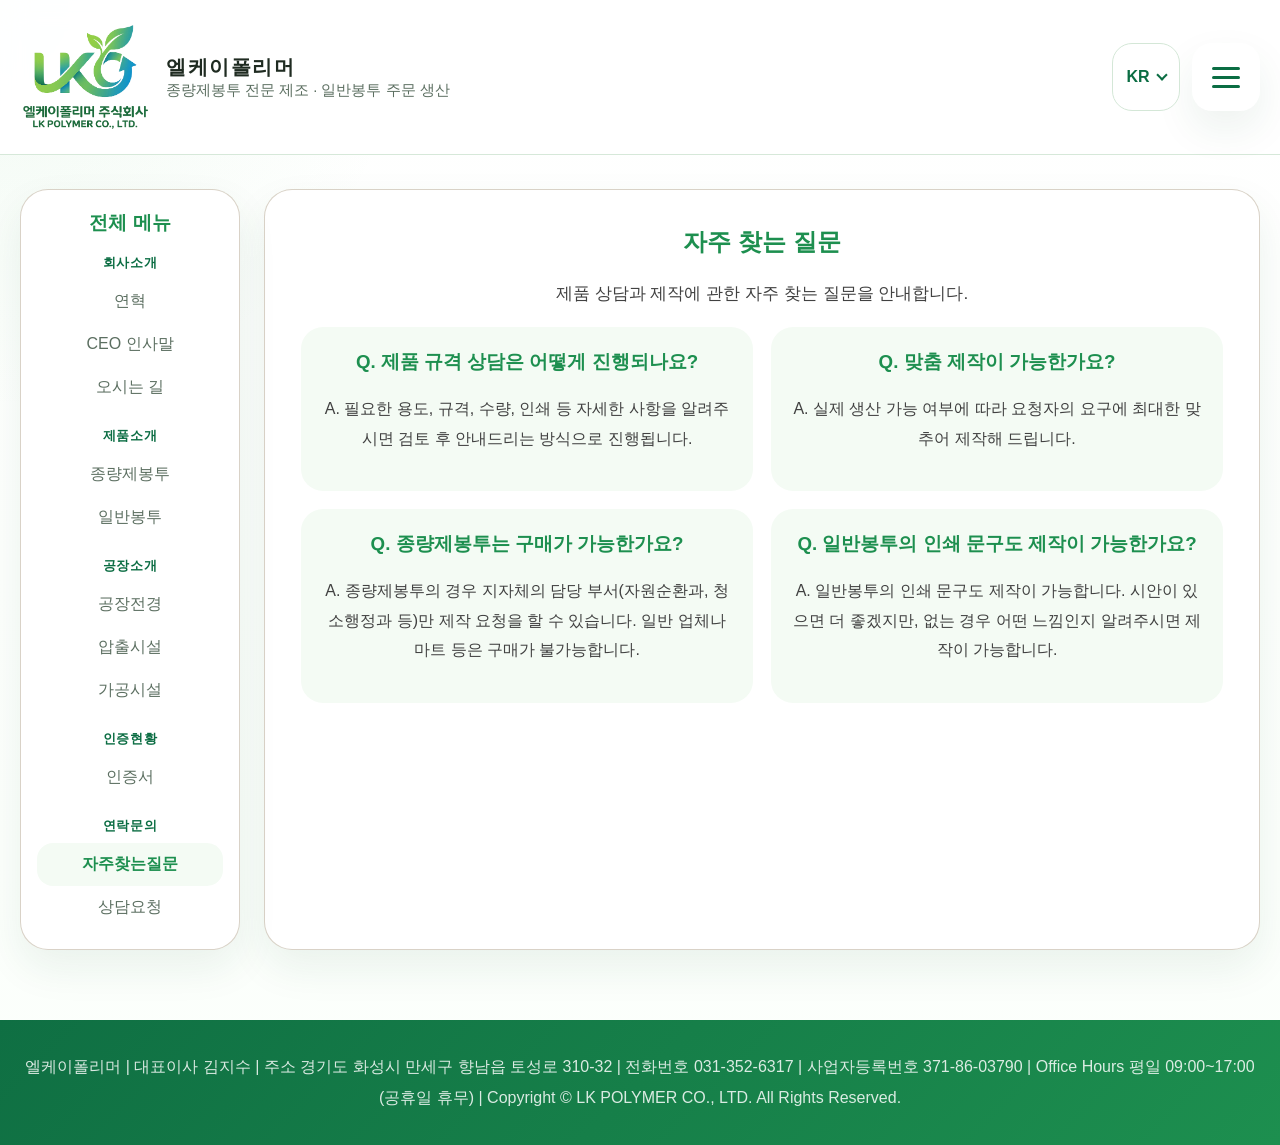
<file: contact-faq.html>
<!DOCTYPE html>
<html lang="ko">
<head>
  <meta charset="UTF-8">
  <meta name="viewport" content="width=device-width, initial-scale=1.0">
  <title>연락문의 - 자주찾는질문 | LK 폴리머</title>
  <link rel="canonical" href="https://lkpolymer.kr/contact-faq.html">
  <link rel="stylesheet" href="assets/css/style.css?v=20261013-i18n">
  <link rel="icon" type="image/png" sizes="96x96" href="https://lkpolymer.kr/favicon.png">
</head>
<body data-page="contactFaq">
  <div class="site-shell">
    <header class="header-wrap">
      <div class="header-inner">
        <a class="brand" href="index.html"><img src="assets/images/logo.png" alt="LK 폴리머 로고"><div class="brand-copy"><strong data-text-key="brandName">엘케이폴리머</strong><span data-text-key="brandTagline">종량제봉투 · 일반봉투 제조 전문기업</span></div></a>
        <div class="header-actions">
          <div class="language-picker" data-language-picker>
            <button class="language-toggle" type="button" data-language-toggle aria-label="언어 선택 (KR)" aria-expanded="false" aria-controls="language-options">
              <span data-current-language>KR</span>
            </button>
            <div class="language-options" id="language-options" data-language-options role="group" aria-label="언어 선택" hidden>
              <button type="button" data-language="ko" lang="ko" aria-pressed="true"><strong>KR</strong><span>한국어</span></button>
              <button type="button" data-language="en" lang="en" aria-pressed="false"><strong>EN</strong><span>English</span></button>
              <button type="button" data-language="ja" lang="ja" aria-pressed="false"><strong>JP</strong><span>日本語</span></button>
            </div>
          </div>
          <button class="menu-toggle" type="button" aria-label="전체 메뉴 열기" aria-expanded="false" data-menu-toggle><span></span></button>
        </div>
      </div>
      <nav class="global-nav" data-global-menu><div class="global-nav-panel"><div class="menu-grid">
        <div class="menu-group"><h3 data-text-key="menuAbout">회사소개</h3><a href="about-history.html" data-text-key="menuAboutHistory">연혁</a><a href="about-ceo.html" data-text-key="menuAboutCeo">CEO 인사말</a><a href="about-location.html" data-text-key="menuAboutLocation">오시는 길</a></div>
        <div class="menu-group"><h3 data-text-key="menuProducts">제품소개</h3><a href="products-paybag.html" data-text-key="menuProductsPaybag">종량제봉투</a><a href="products-general.html" data-text-key="menuProductsGeneral">일반봉투</a></div>
        <div class="menu-group"><h3 data-text-key="menuFactory">공장소개</h3><a href="factory-overview.html" data-text-key="menuFactoryOverview">공장전경</a><a href="factory-extrusion.html" data-text-key="menuFactoryExtrusion">압출시설</a><a href="factory-processing.html" data-text-key="menuFactoryProcessing">가공시설</a></div>
        <div class="menu-group"><h3 data-text-key="menuCertification">인증현황</h3><a href="certification.html" data-text-key="menuCertificationDoc">인증서</a></div>
        <div class="menu-group"><h3 data-text-key="menuContact">연락문의</h3><a href="contact-faq.html" data-text-key="menuContactFaq">자주찾는질문</a><a href="contact-request.html" data-text-key="menuContactRequest">상담요청</a></div>
      </div></div></nav>
    </header>
    <main class="main-layout">
      <aside class="side-nav">
        <h2>전체 메뉴</h2>
        <span class="side-group-title">회사소개</span>
        <a href="about-history.html">연혁</a>
        <a href="about-ceo.html">CEO 인사말</a>
        <a href="about-location.html">오시는 길</a>
        <span class="side-group-title">제품소개</span>
        <a href="products-paybag.html">종량제봉투</a>
        <a href="products-general.html">일반봉투</a>
        <span class="side-group-title">공장소개</span>
        <a href="factory-overview.html">공장전경</a>
        <a href="factory-extrusion.html">압출시설</a>
        <a href="factory-processing.html">가공시설</a>
        <span class="side-group-title">인증현황</span>
        <a href="certification.html">인증서</a>
        <span class="side-group-title">연락문의</span>
        <a class="is-active" href="contact-faq.html">자주찾는질문</a>
        <a href="contact-request.html">상담요청</a>
      </aside>
      <section class="content-panel">
        <h1 data-text-key="title">자주 찾는 질문</h1>
        <p class="lead" data-text-key="lead">제품 상담과 제작에 관한 자주 찾는 질문을 안내합니다.</p>
        <div class="section-block">
          <div class="faq-grid">
            <article class="faq-item">
              <h3>Q. 제품 규격 상담은 어떻게 진행되나요?</h3>
              <p>A. 필요한 용도, 규격, 수량, 인쇄 등 자세한 사항을 알려주시면 검토 후 안내드리는 방식으로 진행됩니다.</p>
            </article>
            <article class="faq-item">
              <h3>Q. 맞춤 제작이 가능한가요?</h3>
              <p>A. 실제 생산 가능 여부에 따라 요청자의 요구에 최대한 맞추어 제작해 드립니다.</p>
            </article>
            <article class="faq-item">
              <h3>Q. 종량제봉투는 구매가 가능한가요?</h3>
              <p>A. 종량제봉투의 경우 지자체의 담당 부서(자원순환과, 청소행정과 등)만 제작 요청을 할 수 있습니다. 일반 업체나 마트 등은 구매가 불가능합니다.</p>
            </article>
            <article class="faq-item">
              <h3>Q. 일반봉투의 인쇄 문구도 제작이 가능한가요?</h3>
              <p>A. 일반봉투의 인쇄 문구도 제작이 가능합니다. 시안이 있으면 더 좋겠지만, 없는 경우 어떤 느낌인지 알려주시면 제작이 가능합니다.</p>
            </article>
          </div>
        </div>
      </section>
    </main>
    <footer class="site-footer"><div class="footer-inner"><span data-text-key="footerLine">엘케이폴리머 | 대표이사 김지수 | 주소 경기도 화성시 만세구 향남읍 토성로 310-32 | 전화번호 031-352-6317 | 사업자등록번호 371-86-03790 | Office Hours 평일 09:00~17:00 (공휴일 휴무) | Copyright © LK POLYMER CO., LTD. All Rights Reserved.</span></div></footer>
  </div>
  <script src="assets/js/content.js?v=registration-371"></script>
  <script src="assets/js/translations.js?v=registration-371"></script>
  <script src="assets/js/i18n.js?v=20261013"></script>
  <script src="assets/js/site.js?v=20261013"></script>
</body>
</html>
</file>
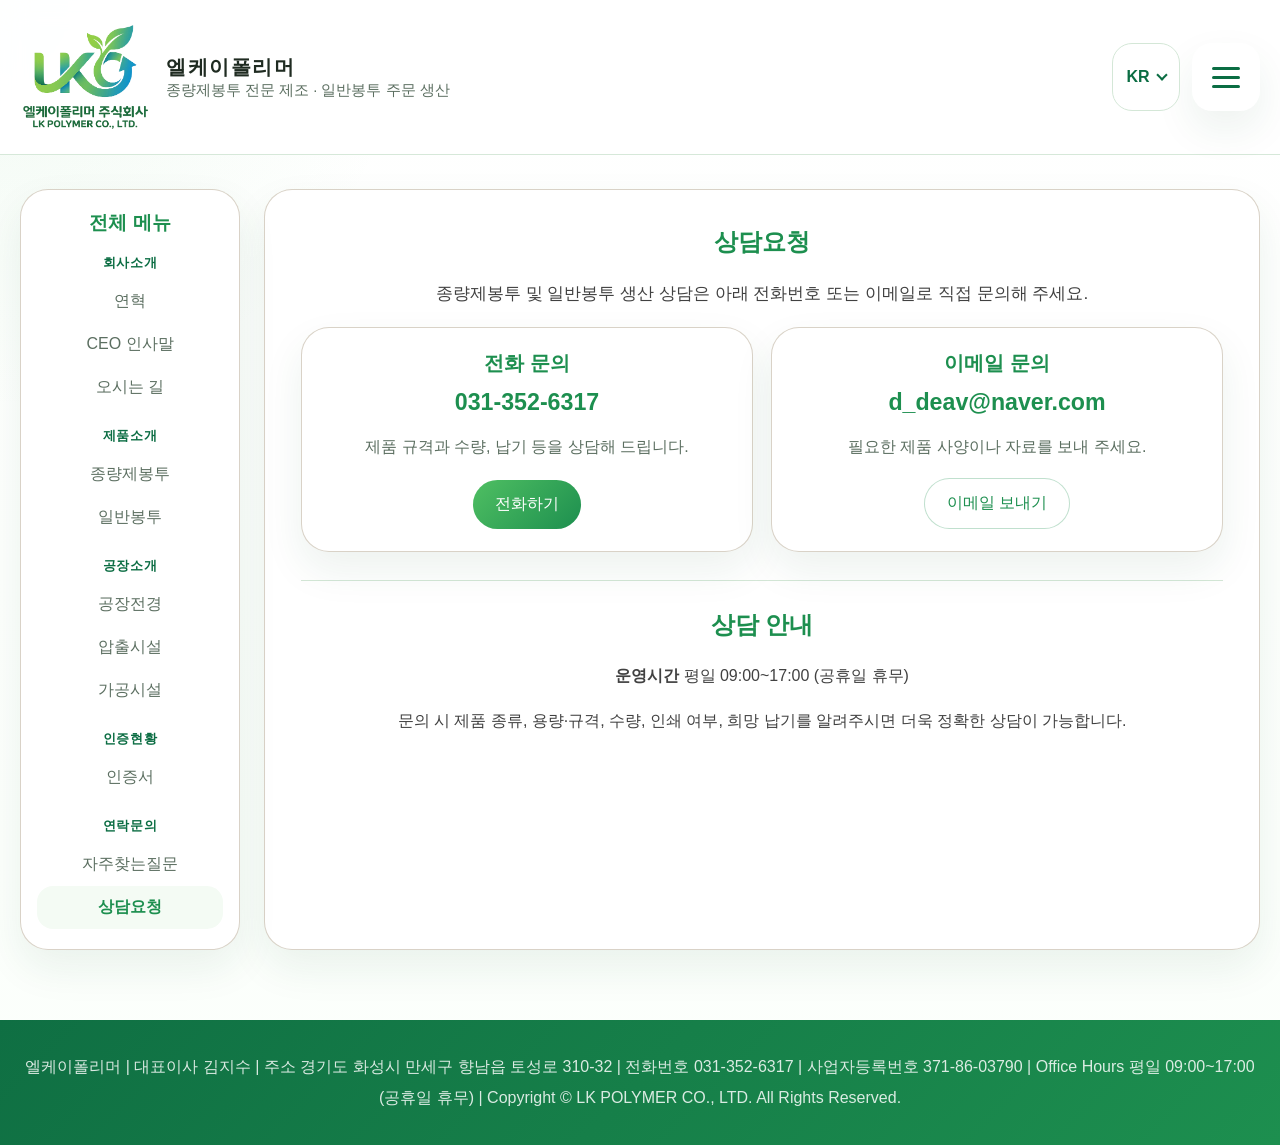
<file: contact-request.html>
<!DOCTYPE html>
<html lang="ko">
<head>
  <meta charset="UTF-8">
  <meta name="viewport" content="width=device-width, initial-scale=1.0">
  <title>연락문의 - 상담요청 | 엘케이폴리머</title>
  <link rel="canonical" href="https://lkpolymer.kr/contact-request.html">
  <meta name="description" content="엘케이폴리머 종량제봉투 및 일반봉투 생산 상담. 전화 031-352-6317 또는 이메일 d_deav@naver.com으로 문의해 주세요.">
  <link rel="stylesheet" href="assets/css/style.css?v=20261013-i18n">
  <link rel="icon" type="image/png" sizes="96x96" href="https://lkpolymer.kr/favicon.png">
</head>
<body data-page="contactRequest">
  <div class="site-shell">
    <header class="header-wrap">
      <div class="header-inner">
        <a class="brand" href="index.html"><img src="assets/images/logo.png" alt="LK 폴리머 로고"><div class="brand-copy"><strong data-text-key="brandName">엘케이폴리머</strong><span data-text-key="brandTagline">종량제봉투 · 일반봉투 제조 전문기업</span></div></a>
        <div class="header-actions">
          <div class="language-picker" data-language-picker>
            <button class="language-toggle" type="button" data-language-toggle aria-label="언어 선택 (KR)" aria-expanded="false" aria-controls="language-options">
              <span data-current-language>KR</span>
            </button>
            <div class="language-options" id="language-options" data-language-options role="group" aria-label="언어 선택" hidden>
              <button type="button" data-language="ko" lang="ko" aria-pressed="true"><strong>KR</strong><span>한국어</span></button>
              <button type="button" data-language="en" lang="en" aria-pressed="false"><strong>EN</strong><span>English</span></button>
              <button type="button" data-language="ja" lang="ja" aria-pressed="false"><strong>JP</strong><span>日本語</span></button>
            </div>
          </div>
          <button class="menu-toggle" type="button" aria-label="전체 메뉴 열기" aria-expanded="false" data-menu-toggle><span></span></button>
        </div>
      </div>
      <nav class="global-nav" data-global-menu><div class="global-nav-panel"><div class="menu-grid">
        <div class="menu-group"><h3 data-text-key="menuAbout">회사소개</h3><a href="about-history.html" data-text-key="menuAboutHistory">연혁</a><a href="about-ceo.html" data-text-key="menuAboutCeo">CEO 인사말</a><a href="about-location.html" data-text-key="menuAboutLocation">오시는 길</a></div>
        <div class="menu-group"><h3 data-text-key="menuProducts">제품소개</h3><a href="products-paybag.html" data-text-key="menuProductsPaybag">종량제봉투</a><a href="products-general.html" data-text-key="menuProductsGeneral">일반봉투</a></div>
        <div class="menu-group"><h3 data-text-key="menuFactory">공장소개</h3><a href="factory-overview.html" data-text-key="menuFactoryOverview">공장전경</a><a href="factory-extrusion.html" data-text-key="menuFactoryExtrusion">압출시설</a><a href="factory-processing.html" data-text-key="menuFactoryProcessing">가공시설</a></div>
        <div class="menu-group"><h3 data-text-key="menuCertification">인증현황</h3><a href="certification.html" data-text-key="menuCertificationDoc">인증서</a></div>
        <div class="menu-group"><h3 data-text-key="menuContact">연락문의</h3><a href="contact-faq.html" data-text-key="menuContactFaq">자주찾는질문</a><a href="contact-request.html" data-text-key="menuContactRequest">상담요청</a></div>
      </div></div></nav>
    </header>
    <main class="main-layout">
      <aside class="side-nav">
        <h2>전체 메뉴</h2>
        <span class="side-group-title">회사소개</span>
        <a href="about-history.html">연혁</a>
        <a href="about-ceo.html">CEO 인사말</a>
        <a href="about-location.html">오시는 길</a>
        <span class="side-group-title">제품소개</span>
        <a href="products-paybag.html">종량제봉투</a>
        <a href="products-general.html">일반봉투</a>
        <span class="side-group-title">공장소개</span>
        <a href="factory-overview.html">공장전경</a>
        <a href="factory-extrusion.html">압출시설</a>
        <a href="factory-processing.html">가공시설</a>
        <span class="side-group-title">인증현황</span>
        <a href="certification.html">인증서</a>
        <span class="side-group-title">연락문의</span>
        <a href="contact-faq.html">자주찾는질문</a>
        <a class="is-active" href="contact-request.html">상담요청</a>
      </aside>
      <section class="content-panel">
        <h1 data-text-key="title">상담요청</h1>
        <p class="lead" data-text-key="lead">종량제봉투 및 일반봉투 생산 상담은 아래 전화번호 또는 이메일로 직접 문의해 주세요.</p>
        <div class="section-block">
          <div class="feature-grid contact-methods">
            <article class="info-card">
              <h2>전화 문의</h2>
              <a class="contact-value" href="tel:0313526317">031-352-6317</a>
              <p>제품 규격과 수량, 납기 등을 상담해 드립니다.</p>
              <a class="button" href="tel:0313526317">전화하기</a>
            </article>
            <article class="info-card">
              <h2>이메일 문의</h2>
              <a class="contact-value" href="mailto:d_deav@naver.com">d_deav@naver.com</a>
              <p>필요한 제품 사양이나 자료를 보내 주세요.</p>
              <a class="button button-outline" href="mailto:d_deav@naver.com">이메일 보내기</a>
            </article>
          </div>
        </div>
        <div class="section-block">
          <h2>상담 안내</h2>
          <p><strong>운영시간</strong> 평일 09:00~17:00 (공휴일 휴무)</p>
          <p>문의 시 제품 종류, 용량·규격, 수량, 인쇄 여부, 희망 납기를 알려주시면 더욱 정확한 상담이 가능합니다.</p>
        </div>
      </section>
    </main>
    <footer class="site-footer"><div class="footer-inner"><span data-text-key="footerLine">엘케이폴리머 | 대표이사 김지수 | 주소 경기도 화성시 만세구 향남읍 토성로 310-32 | 전화번호 031-352-6317 | 사업자등록번호 371-86-03790 | Office Hours 평일 09:00~17:00 (공휴일 휴무) | Copyright © LK POLYMER CO., LTD. All Rights Reserved.</span></div></footer>
  </div>
  <script src="assets/js/content.js?v=registration-371"></script>
  <script src="assets/js/translations.js?v=registration-371"></script>
  <script src="assets/js/i18n.js?v=20261013"></script>
  <script src="assets/js/site.js?v=20261013"></script>
</body>
</html>
</file>
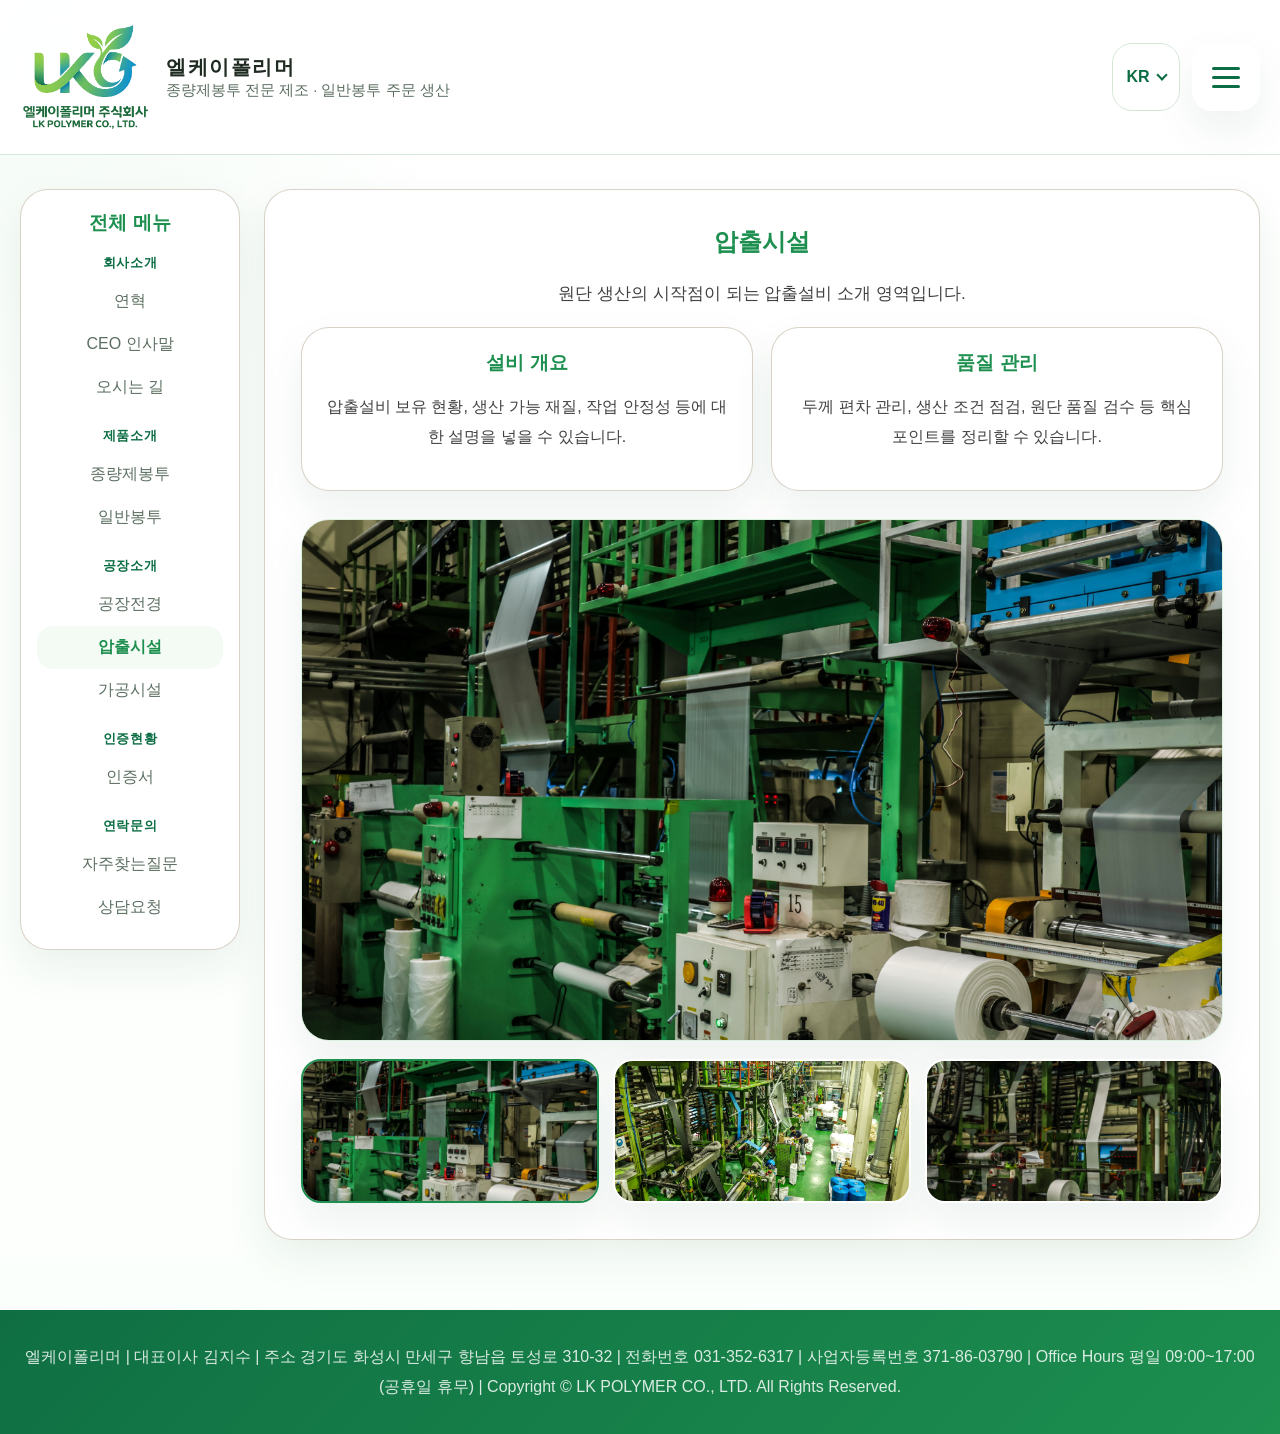
<file: factory-extrusion.html>
<!DOCTYPE html>
<html lang="ko">
<head>
  <meta charset="UTF-8">
  <meta name="viewport" content="width=device-width, initial-scale=1.0">
  <title>공장소개 - 압출시설 | LK 폴리머</title>
  <link rel="canonical" href="https://lkpolymer.kr/factory-extrusion.html">
  <link rel="stylesheet" href="assets/css/style.css?v=20261013-i18n">
  <link rel="icon" type="image/png" sizes="96x96" href="https://lkpolymer.kr/favicon.png">
</head>
<body data-page="factoryExtrusion">
  <div class="site-shell">
    <header class="header-wrap">
      <div class="header-inner">
        <a class="brand" href="index.html"><img src="assets/images/logo.png" alt="LK 폴리머 로고"><div class="brand-copy"><strong data-text-key="brandName">엘케이폴리머</strong><span data-text-key="brandTagline">종량제봉투 · 일반봉투 제조 전문기업</span></div></a>
        <div class="header-actions">
          <div class="language-picker" data-language-picker>
            <button class="language-toggle" type="button" data-language-toggle aria-label="언어 선택 (KR)" aria-expanded="false" aria-controls="language-options">
              <span data-current-language>KR</span>
            </button>
            <div class="language-options" id="language-options" data-language-options role="group" aria-label="언어 선택" hidden>
              <button type="button" data-language="ko" lang="ko" aria-pressed="true"><strong>KR</strong><span>한국어</span></button>
              <button type="button" data-language="en" lang="en" aria-pressed="false"><strong>EN</strong><span>English</span></button>
              <button type="button" data-language="ja" lang="ja" aria-pressed="false"><strong>JP</strong><span>日本語</span></button>
            </div>
          </div>
          <button class="menu-toggle" type="button" aria-label="전체 메뉴 열기" aria-expanded="false" data-menu-toggle><span></span></button>
        </div>
      </div>
      <nav class="global-nav" data-global-menu><div class="global-nav-panel"><div class="menu-grid">
        <div class="menu-group"><h3 data-text-key="menuAbout">회사소개</h3><a href="about-history.html" data-text-key="menuAboutHistory">연혁</a><a href="about-ceo.html" data-text-key="menuAboutCeo">CEO 인사말</a><a href="about-location.html" data-text-key="menuAboutLocation">오시는 길</a></div>
        <div class="menu-group"><h3 data-text-key="menuProducts">제품소개</h3><a href="products-paybag.html" data-text-key="menuProductsPaybag">종량제봉투</a><a href="products-general.html" data-text-key="menuProductsGeneral">일반봉투</a></div>
        <div class="menu-group"><h3 data-text-key="menuFactory">공장소개</h3><a href="factory-overview.html" data-text-key="menuFactoryOverview">공장전경</a><a href="factory-extrusion.html" data-text-key="menuFactoryExtrusion">압출시설</a><a href="factory-processing.html" data-text-key="menuFactoryProcessing">가공시설</a></div>
        <div class="menu-group"><h3 data-text-key="menuCertification">인증현황</h3><a href="certification.html" data-text-key="menuCertificationDoc">인증서</a></div>
        <div class="menu-group"><h3 data-text-key="menuContact">연락문의</h3><a href="contact-faq.html" data-text-key="menuContactFaq">자주찾는질문</a><a href="contact-request.html" data-text-key="menuContactRequest">상담요청</a></div>
      </div></div></nav>
    </header>
    <main class="main-layout">
      <aside class="side-nav">
        <h2>전체 메뉴</h2>
        <span class="side-group-title">회사소개</span>
        <a href="about-history.html">연혁</a>
        <a href="about-ceo.html">CEO 인사말</a>
        <a href="about-location.html">오시는 길</a>
        <span class="side-group-title">제품소개</span>
        <a href="products-paybag.html">종량제봉투</a>
        <a href="products-general.html">일반봉투</a>
        <span class="side-group-title">공장소개</span>
        <a href="factory-overview.html">공장전경</a>
        <a class="is-active" href="factory-extrusion.html">압출시설</a>
        <a href="factory-processing.html">가공시설</a>
        <span class="side-group-title">인증현황</span>
        <a href="certification.html">인증서</a>
        <span class="side-group-title">연락문의</span>
        <a href="contact-faq.html">자주찾는질문</a>
        <a href="contact-request.html">상담요청</a>
      </aside>
      <section class="content-panel">
        <h1 data-text-key="title">압출시설</h1>
        <p class="lead" data-text-key="lead">원단 생산의 시작점이 되는 압출설비 소개 영역입니다.</p>
        <div class="section-block">
          <div class="card-grid">
            <article class="info-card">
              <h3>설비 개요</h3>
              <p>압출설비 보유 현황, 생산 가능 재질, 작업 안정성 등에 대한 설명을 넣을 수 있습니다.</p>
            </article>
            <article class="info-card">
              <h3>품질 관리</h3>
              <p>두께 편차 관리, 생산 조건 점검, 원단 품질 검수 등 핵심 포인트를 정리할 수 있습니다.</p>
            </article>
          </div>
          <div class="product-gallery" data-gallery>
            <div class="product-gallery-main">
              <img data-gallery-main src="assets/images/factory-extrusion-1.jpg" alt="압출시설 이미지 1">
            </div>
            <div class="product-gallery-thumbs">
              <button class="gallery-thumb is-active" type="button" data-gallery-thumb data-image-src="assets/images/factory-extrusion-1.jpg" data-image-alt="압출시설 이미지 1">
                <img src="assets/images/factory-extrusion-1.jpg" alt="압출시설 썸네일 1">
              </button>
              <button class="gallery-thumb" type="button" data-gallery-thumb data-image-src="assets/images/factory-extrusion-2.jpg" data-image-alt="압출시설 이미지 2">
                <img src="assets/images/factory-extrusion-2.jpg" alt="압출시설 썸네일 2">
              </button>
              <button class="gallery-thumb" type="button" data-gallery-thumb data-image-src="assets/images/factory-extrusion-3.jpg" data-image-alt="압출시설 이미지 3">
                <img src="assets/images/factory-extrusion-3.jpg" alt="압출시설 썸네일 3">
              </button>
            </div>
          </div>
        </div>
      </section>
    </main>
    <footer class="site-footer"><div class="footer-inner"><span data-text-key="footerLine">엘케이폴리머 | 대표이사 김지수 | 주소 경기도 화성시 만세구 향남읍 토성로 310-32 | 전화번호 031-352-6317 | 사업자등록번호 371-86-03790 | Office Hours 평일 09:00~17:00 (공휴일 휴무) | Copyright © LK POLYMER CO., LTD. All Rights Reserved.</span></div></footer>
  </div>
  <script src="assets/js/content.js?v=registration-371"></script>
  <script src="assets/js/translations.js?v=registration-371"></script>
  <script src="assets/js/i18n.js?v=20261013"></script>
  <script src="assets/js/site.js?v=20261013"></script>
</body>
</html>
</file>
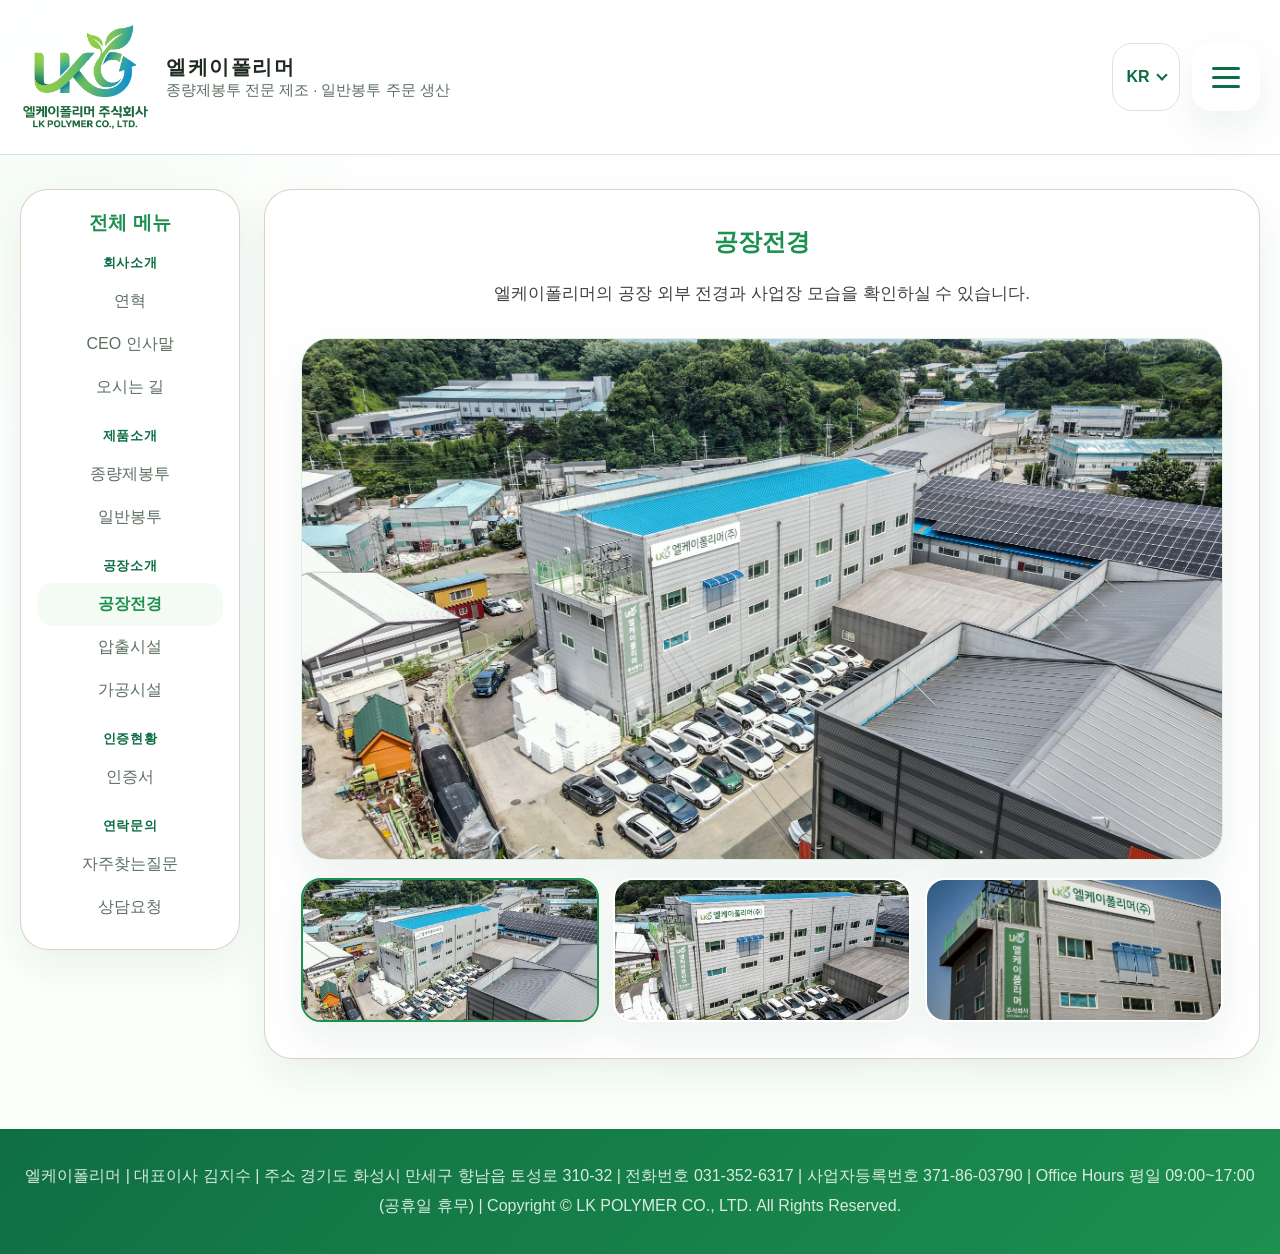
<file: factory-overview.html>
<!DOCTYPE html>
<html lang="ko">
<head>
  <meta charset="UTF-8">
  <meta name="viewport" content="width=device-width, initial-scale=1.0">
  <title>공장소개 - 공장전경 | LK 폴리머</title>
  <link rel="canonical" href="https://lkpolymer.kr/factory-overview.html">
  <link rel="stylesheet" href="assets/css/style.css?v=20261013-i18n">
  <link rel="icon" type="image/png" sizes="96x96" href="https://lkpolymer.kr/favicon.png">
</head>
<body data-page="factoryOverview">
  <div class="site-shell">
    <header class="header-wrap">
      <div class="header-inner">
        <a class="brand" href="index.html"><img src="assets/images/logo.png" alt="LK 폴리머 로고"><div class="brand-copy"><strong data-text-key="brandName">엘케이폴리머</strong><span data-text-key="brandTagline">종량제봉투 · 일반봉투 제조 전문기업</span></div></a>
        <div class="header-actions">
          <div class="language-picker" data-language-picker>
            <button class="language-toggle" type="button" data-language-toggle aria-label="언어 선택 (KR)" aria-expanded="false" aria-controls="language-options">
              <span data-current-language>KR</span>
            </button>
            <div class="language-options" id="language-options" data-language-options role="group" aria-label="언어 선택" hidden>
              <button type="button" data-language="ko" lang="ko" aria-pressed="true"><strong>KR</strong><span>한국어</span></button>
              <button type="button" data-language="en" lang="en" aria-pressed="false"><strong>EN</strong><span>English</span></button>
              <button type="button" data-language="ja" lang="ja" aria-pressed="false"><strong>JP</strong><span>日本語</span></button>
            </div>
          </div>
          <button class="menu-toggle" type="button" aria-label="전체 메뉴 열기" aria-expanded="false" data-menu-toggle><span></span></button>
        </div>
      </div>
      <nav class="global-nav" data-global-menu><div class="global-nav-panel"><div class="menu-grid">
        <div class="menu-group"><h3 data-text-key="menuAbout">회사소개</h3><a href="about-history.html" data-text-key="menuAboutHistory">연혁</a><a href="about-ceo.html" data-text-key="menuAboutCeo">CEO 인사말</a><a href="about-location.html" data-text-key="menuAboutLocation">오시는 길</a></div>
        <div class="menu-group"><h3 data-text-key="menuProducts">제품소개</h3><a href="products-paybag.html" data-text-key="menuProductsPaybag">종량제봉투</a><a href="products-general.html" data-text-key="menuProductsGeneral">일반봉투</a></div>
        <div class="menu-group"><h3 data-text-key="menuFactory">공장소개</h3><a href="factory-overview.html" data-text-key="menuFactoryOverview">공장전경</a><a href="factory-extrusion.html" data-text-key="menuFactoryExtrusion">압출시설</a><a href="factory-processing.html" data-text-key="menuFactoryProcessing">가공시설</a></div>
        <div class="menu-group"><h3 data-text-key="menuCertification">인증현황</h3><a href="certification.html" data-text-key="menuCertificationDoc">인증서</a></div>
        <div class="menu-group"><h3 data-text-key="menuContact">연락문의</h3><a href="contact-faq.html" data-text-key="menuContactFaq">자주찾는질문</a><a href="contact-request.html" data-text-key="menuContactRequest">상담요청</a></div>
      </div></div></nav>
    </header>
    <main class="main-layout">
      <aside class="side-nav">
        <h2>전체 메뉴</h2>
        <span class="side-group-title">회사소개</span>
        <a href="about-history.html">연혁</a>
        <a href="about-ceo.html">CEO 인사말</a>
        <a href="about-location.html">오시는 길</a>
        <span class="side-group-title">제품소개</span>
        <a href="products-paybag.html">종량제봉투</a>
        <a href="products-general.html">일반봉투</a>
        <span class="side-group-title">공장소개</span>
        <a class="is-active" href="factory-overview.html">공장전경</a>
        <a href="factory-extrusion.html">압출시설</a>
        <a href="factory-processing.html">가공시설</a>
        <span class="side-group-title">인증현황</span>
        <a href="certification.html">인증서</a>
        <span class="side-group-title">연락문의</span>
        <a href="contact-faq.html">자주찾는질문</a>
        <a href="contact-request.html">상담요청</a>
      </aside>
      <section class="content-panel">
        <h1 data-text-key="title">공장전경</h1>
        <p class="lead" data-text-key="lead">엘케이폴리머의 공장 외부 전경과 사업장 모습을 확인하실 수 있습니다.</p>
        <div class="section-block">
          <div class="product-gallery" data-gallery>
            <div class="product-gallery-main">
              <img data-gallery-main src="assets/images/factory-view-1.jpg" alt="공장전경 이미지 1">
            </div>
            <div class="product-gallery-thumbs">
              <button class="gallery-thumb is-active" type="button" data-gallery-thumb data-image-src="assets/images/factory-view-1.jpg" data-image-alt="공장전경 이미지 1">
                <img src="assets/images/factory-view-1.jpg" alt="공장전경 썸네일 1">
              </button>
              <button class="gallery-thumb" type="button" data-gallery-thumb data-image-src="assets/images/factory-view-2.jpg" data-image-alt="공장전경 이미지 2">
                <img src="assets/images/factory-view-2.jpg" alt="공장전경 썸네일 2">
              </button>
              <button class="gallery-thumb" type="button" data-gallery-thumb data-image-src="assets/images/factory-view-3.jpg" data-image-alt="공장전경 이미지 3">
                <img src="assets/images/factory-view-3.jpg" alt="공장전경 썸네일 3">
              </button>
            </div>
          </div>
        </div>
      </section>
    </main>
    <footer class="site-footer"><div class="footer-inner"><span data-text-key="footerLine">엘케이폴리머 | 대표이사 김지수 | 주소 경기도 화성시 만세구 향남읍 토성로 310-32 | 전화번호 031-352-6317 | 사업자등록번호 371-86-03790 | Office Hours 평일 09:00~17:00 (공휴일 휴무) | Copyright © LK POLYMER CO., LTD. All Rights Reserved.</span></div></footer>
  </div>
  <script src="assets/js/content.js?v=registration-371"></script>
  <script src="assets/js/translations.js?v=registration-371"></script>
  <script src="assets/js/i18n.js?v=20261013"></script>
  <script src="assets/js/site.js?v=20261013"></script>
</body>
</html>
</file>
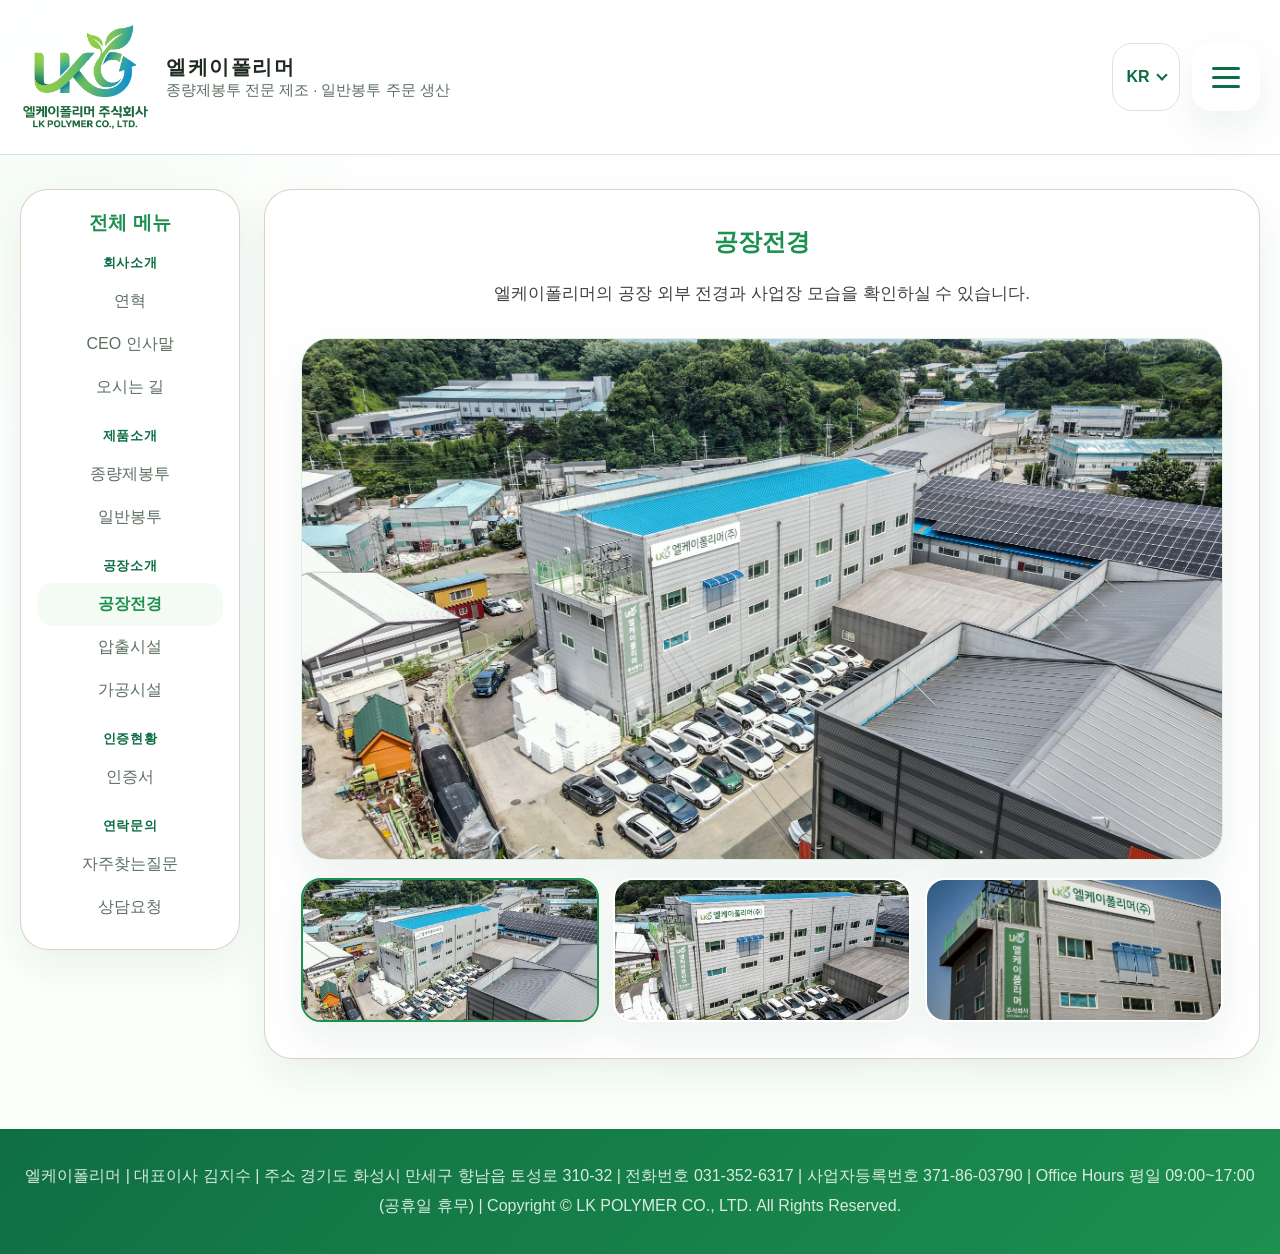
<file: factory-printing.html>
<!DOCTYPE html>
<html lang="ko">
<head>
  <meta charset="UTF-8">
  <meta name="viewport" content="width=device-width, initial-scale=1.0">
  <meta http-equiv="refresh" content="0; url=factory-overview.html">
  <title>페이지 이동 | 엘케이폴리머</title>
  <link rel="canonical" href="https://lkpolymer.kr/factory-overview.html">
  <script>window.location.replace("factory-overview.html");</script>
  <link rel="icon" type="image/png" sizes="96x96" href="https://lkpolymer.kr/favicon.png">
</head>
<body>
  <p>공장전경 페이지로 이동합니다. <a href="factory-overview.html">바로 이동</a></p>
</body>
</html>
</file>
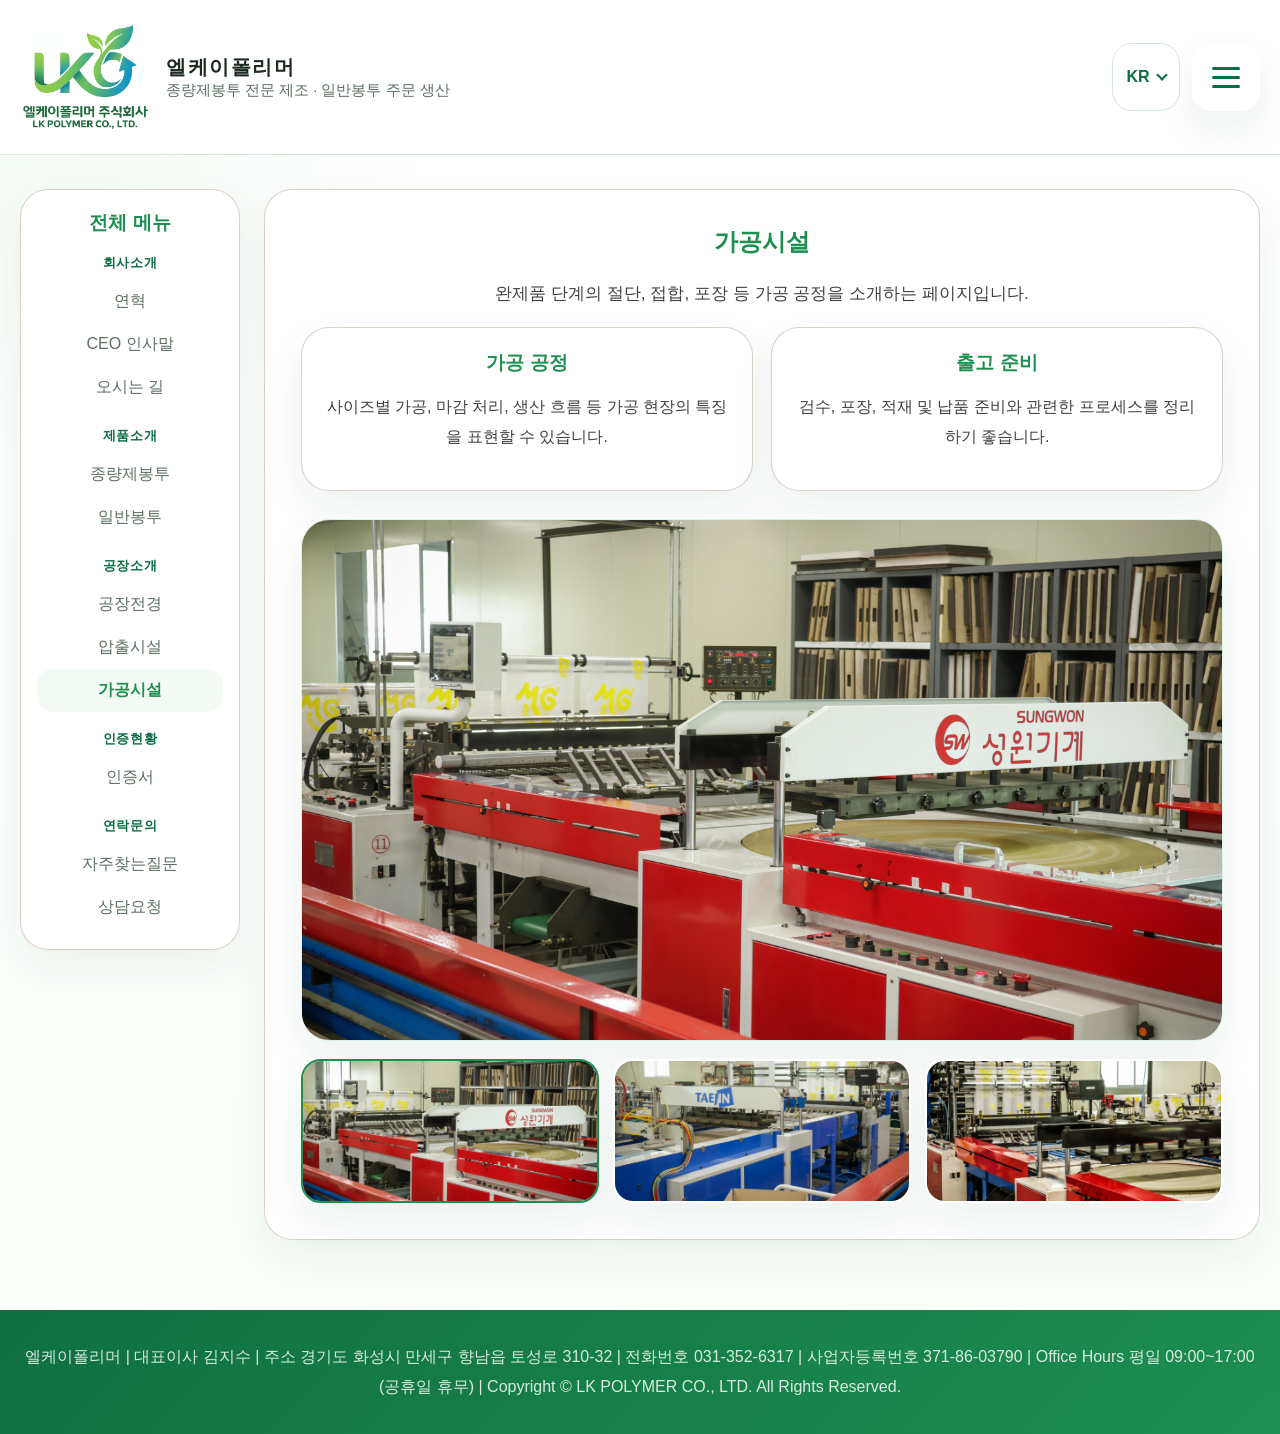
<file: factory-processing.html>
<!DOCTYPE html>
<html lang="ko">
<head>
  <meta charset="UTF-8">
  <meta name="viewport" content="width=device-width, initial-scale=1.0">
  <title>공장소개 - 가공시설 | LK 폴리머</title>
  <link rel="canonical" href="https://lkpolymer.kr/factory-processing.html">
  <link rel="stylesheet" href="assets/css/style.css?v=20261013-i18n">
  <link rel="icon" type="image/png" sizes="96x96" href="https://lkpolymer.kr/favicon.png">
</head>
<body data-page="factoryProcessing">
  <div class="site-shell">
    <header class="header-wrap">
      <div class="header-inner">
        <a class="brand" href="index.html"><img src="assets/images/logo.png" alt="LK 폴리머 로고"><div class="brand-copy"><strong data-text-key="brandName">엘케이폴리머</strong><span data-text-key="brandTagline">종량제봉투 · 일반봉투 제조 전문기업</span></div></a>
        <div class="header-actions">
          <div class="language-picker" data-language-picker>
            <button class="language-toggle" type="button" data-language-toggle aria-label="언어 선택 (KR)" aria-expanded="false" aria-controls="language-options">
              <span data-current-language>KR</span>
            </button>
            <div class="language-options" id="language-options" data-language-options role="group" aria-label="언어 선택" hidden>
              <button type="button" data-language="ko" lang="ko" aria-pressed="true"><strong>KR</strong><span>한국어</span></button>
              <button type="button" data-language="en" lang="en" aria-pressed="false"><strong>EN</strong><span>English</span></button>
              <button type="button" data-language="ja" lang="ja" aria-pressed="false"><strong>JP</strong><span>日本語</span></button>
            </div>
          </div>
          <button class="menu-toggle" type="button" aria-label="전체 메뉴 열기" aria-expanded="false" data-menu-toggle><span></span></button>
        </div>
      </div>
      <nav class="global-nav" data-global-menu><div class="global-nav-panel"><div class="menu-grid">
        <div class="menu-group"><h3 data-text-key="menuAbout">회사소개</h3><a href="about-history.html" data-text-key="menuAboutHistory">연혁</a><a href="about-ceo.html" data-text-key="menuAboutCeo">CEO 인사말</a><a href="about-location.html" data-text-key="menuAboutLocation">오시는 길</a></div>
        <div class="menu-group"><h3 data-text-key="menuProducts">제품소개</h3><a href="products-paybag.html" data-text-key="menuProductsPaybag">종량제봉투</a><a href="products-general.html" data-text-key="menuProductsGeneral">일반봉투</a></div>
        <div class="menu-group"><h3 data-text-key="menuFactory">공장소개</h3><a href="factory-overview.html" data-text-key="menuFactoryOverview">공장전경</a><a href="factory-extrusion.html" data-text-key="menuFactoryExtrusion">압출시설</a><a href="factory-processing.html" data-text-key="menuFactoryProcessing">가공시설</a></div>
        <div class="menu-group"><h3 data-text-key="menuCertification">인증현황</h3><a href="certification.html" data-text-key="menuCertificationDoc">인증서</a></div>
        <div class="menu-group"><h3 data-text-key="menuContact">연락문의</h3><a href="contact-faq.html" data-text-key="menuContactFaq">자주찾는질문</a><a href="contact-request.html" data-text-key="menuContactRequest">상담요청</a></div>
      </div></div></nav>
    </header>
    <main class="main-layout">
      <aside class="side-nav">
        <h2>전체 메뉴</h2>
        <span class="side-group-title">회사소개</span>
        <a href="about-history.html">연혁</a>
        <a href="about-ceo.html">CEO 인사말</a>
        <a href="about-location.html">오시는 길</a>
        <span class="side-group-title">제품소개</span>
        <a href="products-paybag.html">종량제봉투</a>
        <a href="products-general.html">일반봉투</a>
        <span class="side-group-title">공장소개</span>
        <a href="factory-overview.html">공장전경</a>
        <a href="factory-extrusion.html">압출시설</a>
        <a class="is-active" href="factory-processing.html">가공시설</a>
        <span class="side-group-title">인증현황</span>
        <a href="certification.html">인증서</a>
        <span class="side-group-title">연락문의</span>
        <a href="contact-faq.html">자주찾는질문</a>
        <a href="contact-request.html">상담요청</a>
      </aside>
      <section class="content-panel">
        <h1 data-text-key="title">가공시설</h1>
        <p class="lead" data-text-key="lead">완제품 단계의 절단, 접합, 포장 등 가공 공정을 소개하는 페이지입니다.</p>
        <div class="section-block">
          <div class="card-grid">
            <article class="info-card">
              <h3>가공 공정</h3>
              <p>사이즈별 가공, 마감 처리, 생산 흐름 등 가공 현장의 특징을 표현할 수 있습니다.</p>
            </article>
            <article class="info-card">
              <h3>출고 준비</h3>
              <p>검수, 포장, 적재 및 납품 준비와 관련한 프로세스를 정리하기 좋습니다.</p>
            </article>
          </div>
          <div class="product-gallery" data-gallery>
            <div class="product-gallery-main">
              <img data-gallery-main src="assets/images/factory-processing-1.jpg" alt="가공시설 이미지 1">
            </div>
            <div class="product-gallery-thumbs">
              <button class="gallery-thumb is-active" type="button" data-gallery-thumb data-image-src="assets/images/factory-processing-1.jpg" data-image-alt="가공시설 이미지 1">
                <img src="assets/images/factory-processing-1.jpg" alt="가공시설 썸네일 1">
              </button>
              <button class="gallery-thumb" type="button" data-gallery-thumb data-image-src="assets/images/factory-processing-2.jpg" data-image-alt="가공시설 이미지 2">
                <img src="assets/images/factory-processing-2.jpg" alt="가공시설 썸네일 2">
              </button>
              <button class="gallery-thumb" type="button" data-gallery-thumb data-image-src="assets/images/factory-processing-3.jpg" data-image-alt="가공시설 이미지 3">
                <img src="assets/images/factory-processing-3.jpg" alt="가공시설 썸네일 3">
              </button>
            </div>
          </div>
        </div>
      </section>
    </main>
    <footer class="site-footer"><div class="footer-inner"><span data-text-key="footerLine">엘케이폴리머 | 대표이사 김지수 | 주소 경기도 화성시 만세구 향남읍 토성로 310-32 | 전화번호 031-352-6317 | 사업자등록번호 371-86-03790 | Office Hours 평일 09:00~17:00 (공휴일 휴무) | Copyright © LK POLYMER CO., LTD. All Rights Reserved.</span></div></footer>
  </div>
  <script src="assets/js/content.js?v=registration-371"></script>
  <script src="assets/js/translations.js?v=registration-371"></script>
  <script src="assets/js/i18n.js?v=20261013"></script>
  <script src="assets/js/site.js?v=20261013"></script>
</body>
</html>
</file>
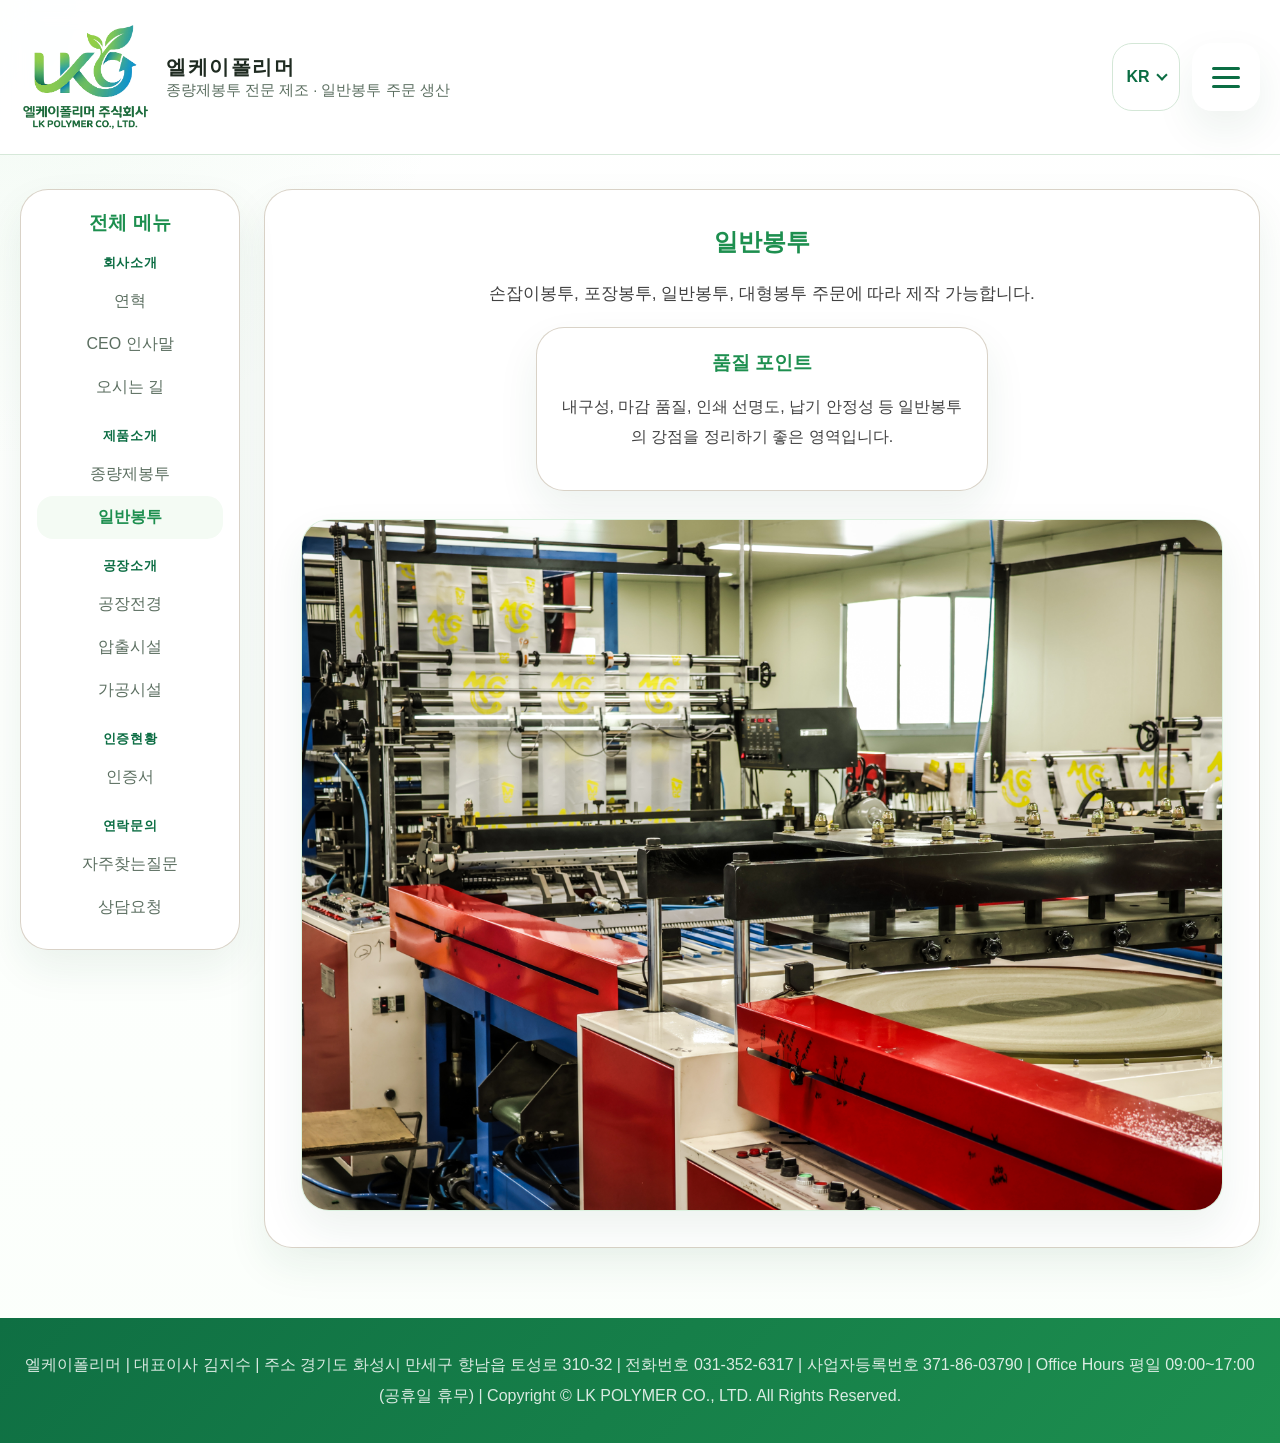
<file: products-general.html>
<!DOCTYPE html>
<html lang="ko">
<head>
  <meta charset="UTF-8">
  <meta name="viewport" content="width=device-width, initial-scale=1.0">
  <title>제품소개 - 일반봉투 | LK 폴리머</title>
  <link rel="canonical" href="https://lkpolymer.kr/products-general.html">
  <link rel="stylesheet" href="assets/css/style.css?v=20261013-i18n">
  <link rel="icon" type="image/png" sizes="96x96" href="https://lkpolymer.kr/favicon.png">
</head>
<body data-page="productsGeneral">
  <div class="site-shell">
    <header class="header-wrap">
      <div class="header-inner">
        <a class="brand" href="index.html"><img src="assets/images/logo.png" alt="LK 폴리머 로고"><div class="brand-copy"><strong data-text-key="brandName">엘케이폴리머</strong><span data-text-key="brandTagline">종량제봉투 · 일반봉투 제조 전문기업</span></div></a>
        <div class="header-actions">
          <div class="language-picker" data-language-picker>
            <button class="language-toggle" type="button" data-language-toggle aria-label="언어 선택 (KR)" aria-expanded="false" aria-controls="language-options">
              <span data-current-language>KR</span>
            </button>
            <div class="language-options" id="language-options" data-language-options role="group" aria-label="언어 선택" hidden>
              <button type="button" data-language="ko" lang="ko" aria-pressed="true"><strong>KR</strong><span>한국어</span></button>
              <button type="button" data-language="en" lang="en" aria-pressed="false"><strong>EN</strong><span>English</span></button>
              <button type="button" data-language="ja" lang="ja" aria-pressed="false"><strong>JP</strong><span>日本語</span></button>
            </div>
          </div>
          <button class="menu-toggle" type="button" aria-label="전체 메뉴 열기" aria-expanded="false" data-menu-toggle><span></span></button>
        </div>
      </div>
      <nav class="global-nav" data-global-menu><div class="global-nav-panel"><div class="menu-grid">
        <div class="menu-group"><h3 data-text-key="menuAbout">회사소개</h3><a href="about-history.html" data-text-key="menuAboutHistory">연혁</a><a href="about-ceo.html" data-text-key="menuAboutCeo">CEO 인사말</a><a href="about-location.html" data-text-key="menuAboutLocation">오시는 길</a></div>
        <div class="menu-group"><h3 data-text-key="menuProducts">제품소개</h3><a href="products-paybag.html" data-text-key="menuProductsPaybag">종량제봉투</a><a href="products-general.html" data-text-key="menuProductsGeneral">일반봉투</a></div>
        <div class="menu-group"><h3 data-text-key="menuFactory">공장소개</h3><a href="factory-overview.html" data-text-key="menuFactoryOverview">공장전경</a><a href="factory-extrusion.html" data-text-key="menuFactoryExtrusion">압출시설</a><a href="factory-processing.html" data-text-key="menuFactoryProcessing">가공시설</a></div>
        <div class="menu-group"><h3 data-text-key="menuCertification">인증현황</h3><a href="certification.html" data-text-key="menuCertificationDoc">인증서</a></div>
        <div class="menu-group"><h3 data-text-key="menuContact">연락문의</h3><a href="contact-faq.html" data-text-key="menuContactFaq">자주찾는질문</a><a href="contact-request.html" data-text-key="menuContactRequest">상담요청</a></div>
      </div></div></nav>
    </header>
    <main class="main-layout">
      <aside class="side-nav">
        <h2>전체 메뉴</h2>
        <span class="side-group-title">회사소개</span>
        <a href="about-history.html">연혁</a>
        <a href="about-ceo.html">CEO 인사말</a>
        <a href="about-location.html">오시는 길</a>
        <span class="side-group-title">제품소개</span>
        <a href="products-paybag.html">종량제봉투</a>
        <a class="is-active" href="products-general.html">일반봉투</a>
        <span class="side-group-title">공장소개</span>
        <a href="factory-overview.html">공장전경</a>
        <a href="factory-extrusion.html">압출시설</a>
        <a href="factory-processing.html">가공시설</a>
        <span class="side-group-title">인증현황</span>
        <a href="certification.html">인증서</a>
        <span class="side-group-title">연락문의</span>
        <a href="contact-faq.html">자주찾는질문</a>
        <a href="contact-request.html">상담요청</a>
      </aside>
      <section class="content-panel">
        <h1 data-text-key="title">일반봉투</h1>
        <p class="lead" data-text-key="lead">손잡이봉투, 포장봉투, 일반봉투, 대형봉투 주문에 따라 제작 가능합니다.</p>
        <div class="section-block">
          <div class="card-grid">
            <article class="info-card">
              <h3>품질 포인트</h3>
              <p>내구성, 마감 품질, 인쇄 선명도, 납기 안정성 등 일반봉투의 강점을 정리하기 좋은 영역입니다.</p>
            </article>
          </div>
          <div class="product-gallery">
            <div class="product-gallery-main">
              <img src="assets/images/plasticbag.jpg" alt="엘케이폴리머 일반봉투 생산시설" style="height: auto;" width="5328" height="4000">
            </div>
          </div>
        </div>
      </section>
    </main>
    <footer class="site-footer"><div class="footer-inner"><span data-text-key="footerLine">엘케이폴리머 | 대표이사 김지수 | 주소 경기도 화성시 만세구 향남읍 토성로 310-32 | 전화번호 031-352-6317 | 사업자등록번호 371-86-03790 | Office Hours 평일 09:00~17:00 (공휴일 휴무) | Copyright © LK POLYMER CO., LTD. All Rights Reserved.</span></div></footer>
  </div>
  <script src="assets/js/content.js?v=registration-371"></script>
  <script src="assets/js/translations.js?v=registration-371"></script>
  <script src="assets/js/i18n.js?v=20261013"></script>
  <script src="assets/js/site.js?v=20261013"></script>
</body>
</html>
</file>
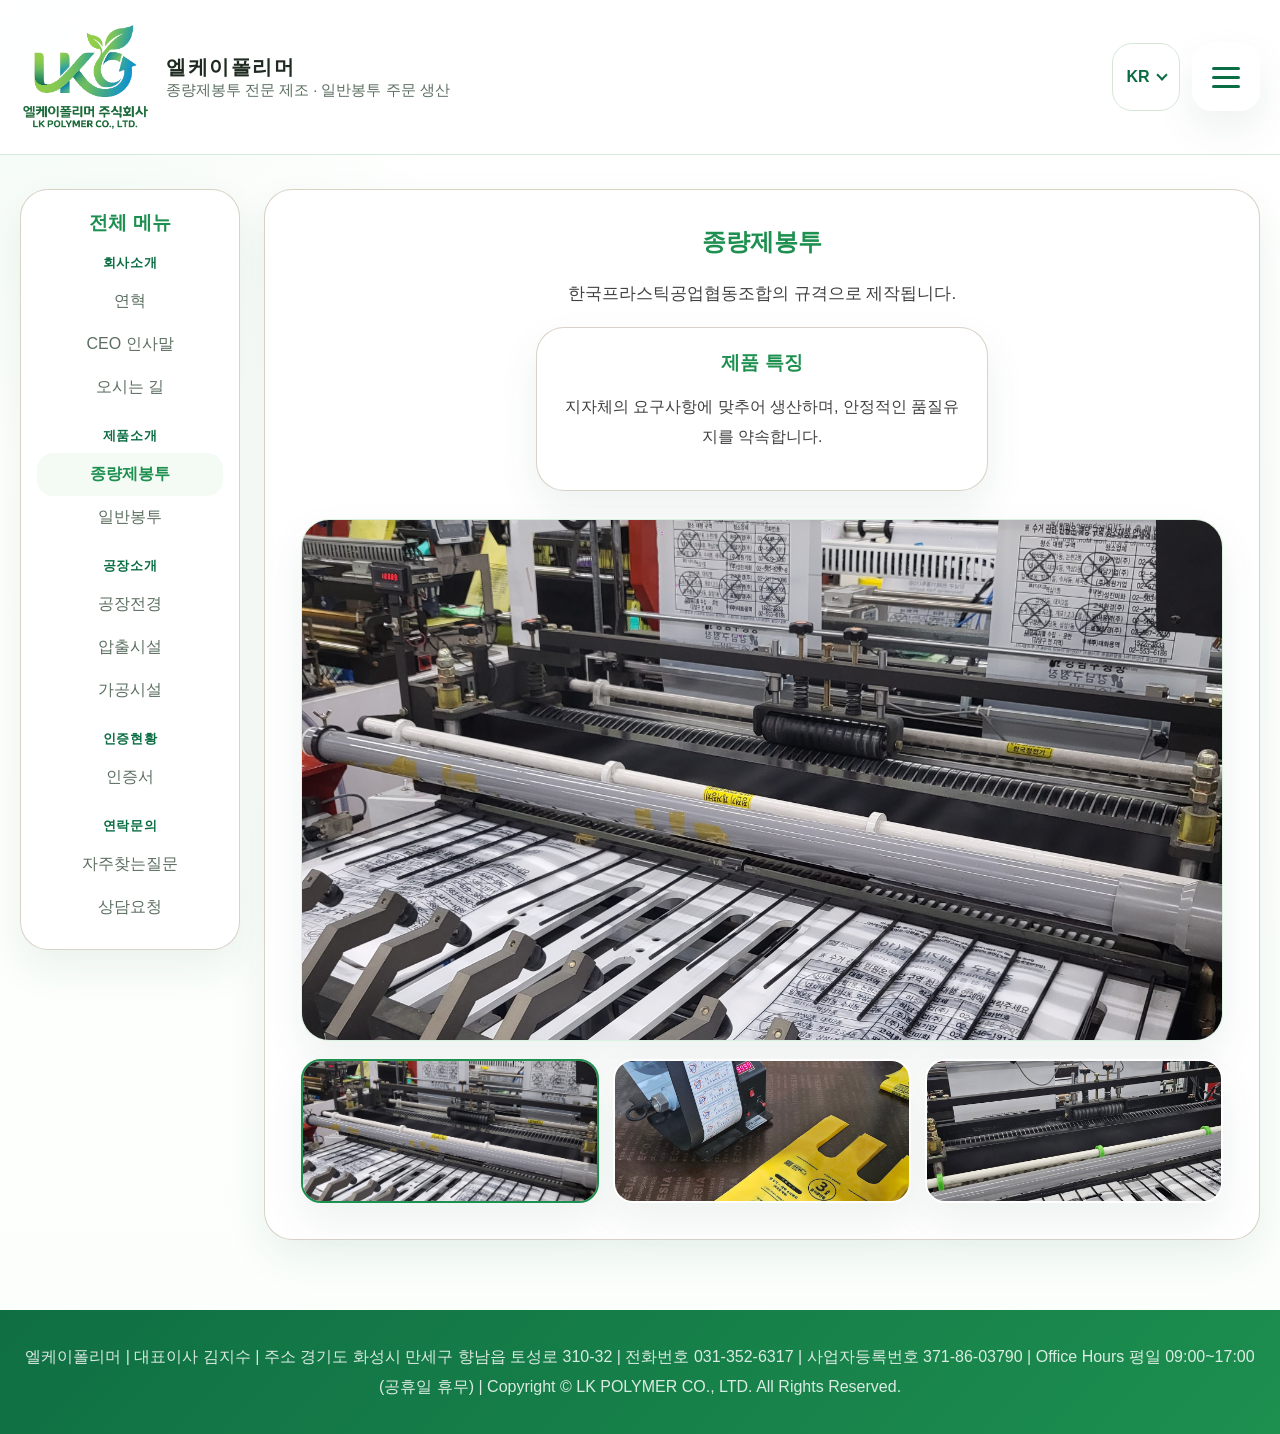
<file: products-paybag.html>
<!DOCTYPE html>
<html lang="ko">
<head>
  <meta charset="UTF-8">
  <meta name="viewport" content="width=device-width, initial-scale=1.0">
  <title>제품소개 - 종량제봉투 | LK 폴리머</title>
  <link rel="canonical" href="https://lkpolymer.kr/products-paybag.html">
  <link rel="stylesheet" href="assets/css/style.css?v=20261013-i18n">
  <link rel="icon" type="image/png" sizes="96x96" href="https://lkpolymer.kr/favicon.png">
</head>
<body data-page="productsPaybag">
  <div class="site-shell">
    <header class="header-wrap">
      <div class="header-inner">
        <a class="brand" href="index.html"><img src="assets/images/logo.png" alt="LK 폴리머 로고"><div class="brand-copy"><strong data-text-key="brandName">엘케이폴리머</strong><span data-text-key="brandTagline">종량제봉투 · 일반봉투 제조 전문기업</span></div></a>
        <div class="header-actions">
          <div class="language-picker" data-language-picker>
            <button class="language-toggle" type="button" data-language-toggle aria-label="언어 선택 (KR)" aria-expanded="false" aria-controls="language-options">
              <span data-current-language>KR</span>
            </button>
            <div class="language-options" id="language-options" data-language-options role="group" aria-label="언어 선택" hidden>
              <button type="button" data-language="ko" lang="ko" aria-pressed="true"><strong>KR</strong><span>한국어</span></button>
              <button type="button" data-language="en" lang="en" aria-pressed="false"><strong>EN</strong><span>English</span></button>
              <button type="button" data-language="ja" lang="ja" aria-pressed="false"><strong>JP</strong><span>日本語</span></button>
            </div>
          </div>
          <button class="menu-toggle" type="button" aria-label="전체 메뉴 열기" aria-expanded="false" data-menu-toggle><span></span></button>
        </div>
      </div>
      <nav class="global-nav" data-global-menu><div class="global-nav-panel"><div class="menu-grid">
        <div class="menu-group"><h3 data-text-key="menuAbout">회사소개</h3><a href="about-history.html" data-text-key="menuAboutHistory">연혁</a><a href="about-ceo.html" data-text-key="menuAboutCeo">CEO 인사말</a><a href="about-location.html" data-text-key="menuAboutLocation">오시는 길</a></div>
        <div class="menu-group"><h3 data-text-key="menuProducts">제품소개</h3><a href="products-paybag.html" data-text-key="menuProductsPaybag">종량제봉투</a><a href="products-general.html" data-text-key="menuProductsGeneral">일반봉투</a></div>
        <div class="menu-group"><h3 data-text-key="menuFactory">공장소개</h3><a href="factory-overview.html" data-text-key="menuFactoryOverview">공장전경</a><a href="factory-extrusion.html" data-text-key="menuFactoryExtrusion">압출시설</a><a href="factory-processing.html" data-text-key="menuFactoryProcessing">가공시설</a></div>
        <div class="menu-group"><h3 data-text-key="menuCertification">인증현황</h3><a href="certification.html" data-text-key="menuCertificationDoc">인증서</a></div>
        <div class="menu-group"><h3 data-text-key="menuContact">연락문의</h3><a href="contact-faq.html" data-text-key="menuContactFaq">자주찾는질문</a><a href="contact-request.html" data-text-key="menuContactRequest">상담요청</a></div>
      </div></div></nav>
    </header>
    <main class="main-layout">
      <aside class="side-nav">
        <h2>전체 메뉴</h2>
        <span class="side-group-title">회사소개</span>
        <a href="about-history.html">연혁</a>
        <a href="about-ceo.html">CEO 인사말</a>
        <a href="about-location.html">오시는 길</a>
        <span class="side-group-title">제품소개</span>
        <a class="is-active" href="products-paybag.html">종량제봉투</a>
        <a href="products-general.html">일반봉투</a>
        <span class="side-group-title">공장소개</span>
        <a href="factory-overview.html">공장전경</a>
        <a href="factory-extrusion.html">압출시설</a>
        <a href="factory-processing.html">가공시설</a>
        <span class="side-group-title">인증현황</span>
        <a href="certification.html">인증서</a>
        <span class="side-group-title">연락문의</span>
        <a href="contact-faq.html">자주찾는질문</a>
        <a href="contact-request.html">상담요청</a>
      </aside>
      <section class="content-panel">
        <h1 data-text-key="title">종량제봉투</h1>
        <p class="lead" data-text-key="lead">한국프라스틱공업협동조합의 규격으로 제작됩니다.</p>
        <div class="section-block">
          <div class="card-grid">
            <article class="info-card">
              <h3>제품 특징</h3>
              <p>지자체의 요구사항에 맞추어 생산하며, 안정적인 품질유지를 약속합니다.</p>
            </article>
          </div>
          <div class="product-gallery" data-gallery>
            <div class="product-gallery-main">
              <img data-gallery-main src="assets/images/spgb1.jpg" alt="종량제봉투 생산 이미지 1">
            </div>
            <div class="product-gallery-thumbs">
              <button class="gallery-thumb is-active" type="button" data-gallery-thumb data-image-src="assets/images/spgb1.jpg" data-image-alt="종량제봉투 생산 이미지 1">
                <img src="assets/images/spgb1.jpg" alt="종량제봉투 썸네일 1">
              </button>
              <button class="gallery-thumb" type="button" data-gallery-thumb data-image-src="assets/images/spgb2.jpg" data-image-alt="종량제봉투 생산 이미지 2">
                <img src="assets/images/spgb2.jpg" alt="종량제봉투 썸네일 2">
              </button>
              <button class="gallery-thumb" type="button" data-gallery-thumb data-image-src="assets/images/spgb3.jpg" data-image-alt="종량제봉투 생산 이미지 3">
                <img src="assets/images/spgb3.jpg" alt="종량제봉투 썸네일 3">
              </button>
            </div>
          </div>
        </div>
      </section>
    </main>
    <footer class="site-footer"><div class="footer-inner"><span data-text-key="footerLine">엘케이폴리머 | 대표이사 김지수 | 주소 경기도 화성시 만세구 향남읍 토성로 310-32 | 전화번호 031-352-6317 | 사업자등록번호 371-86-03790 | Office Hours 평일 09:00~17:00 (공휴일 휴무) | Copyright © LK POLYMER CO., LTD. All Rights Reserved.</span></div></footer>
  </div>
  <script src="assets/js/content.js?v=registration-371"></script>
  <script src="assets/js/translations.js?v=registration-371"></script>
  <script src="assets/js/i18n.js?v=20261013"></script>
  <script src="assets/js/site.js?v=20261013"></script>
</body>
</html>
</file>
<file: assets/css/style.css>
:root {
  --page-bg: #ffffff;
  --panel-bg: #ffffff;
  --panel-soft: #f4fbf4;
  --text: #1f2b21;
  --muted: #5c6f61;
  --line: #d4e7d7;
  --brand: #4fbf62;
  --brand-strong: #1d8f4f;
  --brand-deep: #0b6d43;
  --accent: #37b0d5;
  --shadow: 0 18px 40px rgba(28, 87, 49, 0.08);
  --container: 1300px;
}

* {
  box-sizing: border-box;
}

html {
  scroll-behavior: smooth;
}

body {
  margin: 0;
  font-family: "Segoe UI", "Noto Sans KR", sans-serif;
  color: var(--text);
  background:
    radial-gradient(circle at top left, rgba(79, 191, 98, 0.08), transparent 24%),
    linear-gradient(180deg, #ffffff 0%, #fbfffb 100%);
}

a {
  color: inherit;
  text-decoration: none;
}

img {
  display: block;
  max-width: 100%;
}

button {
  font: inherit;
}

.site-shell {
  min-height: 100vh;
  display: flex;
  flex-direction: column;
}

.header-wrap {
  position: sticky;
  top: 0;
  z-index: 20;
  backdrop-filter: blur(12px);
  background: rgba(255, 255, 255, 0.92);
  border-bottom: 1px solid rgba(212, 231, 215, 0.95);
}

.header-inner {
  width: min(calc(100% - 40px), var(--container));
  margin: 0 auto;
  display: flex;
  align-items: center;
  justify-content: space-between;
  padding: 22px 0;
  gap: 20px;
}

.brand {
  display: inline-flex;
  align-items: center;
  gap: 14px;
  min-width: 0;
}

.brand-copy {
  min-width: 0;
}

.brand-copy strong {
  overflow-wrap: anywhere;
}

.header-actions {
  display: flex;
  align-items: center;
  gap: 12px;
  flex-shrink: 0;
}

.language-picker {
  position: relative;
}

.language-toggle {
  display: inline-flex;
  align-items: center;
  justify-content: center;
  gap: 8px;
  width: 68px;
  height: 68px;
  border: 1px solid var(--line);
  border-radius: 20px;
  background: var(--panel-bg);
  color: var(--brand-deep);
  font-weight: 700;
  cursor: pointer;
}

.language-toggle::after {
  content: "";
  width: 6px;
  height: 6px;
  border-right: 2px solid currentColor;
  border-bottom: 2px solid currentColor;
  transform: translateY(-2px) rotate(45deg);
}

.language-options {
  position: absolute;
  right: 0;
  top: calc(100% + 8px);
  z-index: 30;
  min-width: 152px;
  padding: 6px;
  border: 1px solid var(--line);
  border-radius: 16px;
  background: #ffffff;
  box-shadow: var(--shadow);
}

.language-options[hidden] {
  display: none;
}

.language-options button {
  display: flex;
  align-items: center;
  gap: 12px;
  width: 100%;
  min-height: 44px;
  padding: 10px 12px;
  border: 0;
  border-radius: 10px;
  background: transparent;
  color: var(--text);
  text-align: left;
  cursor: pointer;
}

.language-options button[aria-pressed="true"],
.language-options button:hover {
  background: var(--panel-soft);
  color: var(--brand-deep);
}

.language-toggle:focus-visible,
.language-options button:focus-visible {
  outline: 2px solid var(--brand-strong);
  outline-offset: 3px;
}

html[lang="en"] .content-panel,
html[lang="en"] .menu-group,
html[lang="en"] .side-nav {
  overflow-wrap: anywhere;
}

html[lang="ja"] body {
  font-family: "Yu Gothic", "Noto Sans JP", sans-serif;
  line-break: strict;
}

html[lang="ja"] .footer-inner {
  word-break: normal;
}

.brand img {
  width: 132px;
  height: auto;
}

.brand-copy strong {
  display: block;
  font-size: 1.25rem;
  letter-spacing: 0.08em;
}

.brand-copy span {
  color: var(--muted);
  font-size: 0.92rem;
}

.menu-toggle {
  border: 0;
  width: 68px;
  height: 68px;
  border-radius: 20px;
  background: var(--panel-bg);
  box-shadow: var(--shadow);
  display: inline-flex;
  align-items: center;
  justify-content: center;
  cursor: pointer;
}

.menu-toggle span,
.menu-toggle span::before,
.menu-toggle span::after {
  display: block;
  width: 28px;
  height: 3px;
  border-radius: 2px;
  background: var(--brand-deep);
  position: relative;
  transition: transform 0.2s ease, opacity 0.2s ease;
  content: "";
}

.menu-toggle span::before {
  position: absolute;
  top: -9px;
}

.menu-toggle span::after {
  position: absolute;
  top: 9px;
}

.menu-toggle[aria-expanded="true"] span {
  background: transparent;
}

.menu-toggle[aria-expanded="true"] span::before {
  transform: translateY(9px) rotate(45deg);
}

.menu-toggle[aria-expanded="true"] span::after {
  transform: translateY(-9px) rotate(-45deg);
}

.global-nav {
  width: min(calc(100% - 40px), var(--container));
  margin: 0 auto;
  max-height: 0;
  overflow: hidden;
  transition: max-height 0.28s ease;
}

.global-nav.is-open {
  max-height: min(640px, calc(100vh - 120px));
  overflow-y: auto;
}

.global-nav-panel {
  margin: 0 0 22px;
  padding: 26px 28px;
  background: rgba(255, 255, 255, 0.96);
  border: 1px solid var(--line);
  border-radius: 28px;
  box-shadow: var(--shadow);
}

.menu-grid {
  display: grid;
  grid-template-columns: repeat(5, minmax(0, 1fr));
  gap: 24px;
}

.menu-group h3 {
  margin: 0 0 12px;
  color: var(--brand-strong);
  font-size: 1rem;
  text-align: center;
}

.menu-group a {
  display: block;
  padding: 8px 0;
  color: var(--muted);
  text-align: center;
}

.hero {
  width: min(calc(100% - 40px), var(--container));
  margin: 34px auto 0;
  padding: 52px;
  border-radius: 36px;
  background:
    linear-gradient(135deg, rgba(7, 47, 27, 0.46), rgba(10, 84, 45, 0.3)),
    linear-gradient(180deg, rgba(8, 48, 25, 0.08), rgba(8, 48, 25, 0.3)),
    url("../images/main-hero.jpg");
  background-size: cover;
  background-position: center center;
  background-repeat: no-repeat;
  color: #ffffff;
  border: 1px solid rgba(79, 191, 98, 0.14);
  box-shadow: var(--shadow);
  position: relative;
  overflow: hidden;
  text-align: center;
}

.hero::after {
  content: "";
  position: absolute;
  inset: auto -80px -100px auto;
  width: 280px;
  height: 280px;
  border-radius: 50%;
  background: rgba(255, 255, 255, 0.06);
}

.hero p.eyebrow {
  margin: 0 0 14px;
  font-size: 0.92rem;
  letter-spacing: 0.16em;
  text-transform: uppercase;
  color: rgba(232, 255, 236, 0.92);
  text-shadow: 0 2px 10px rgba(0, 0, 0, 0.3);
}

.hero h1 {
  margin: 0;
  font-size: clamp(2.1rem, 5vw, 4rem);
  line-height: 1.12;
  color: #ffffff;
  text-shadow: 0 4px 22px rgba(0, 0, 0, 0.38);
}

.hero p.description {
  max-width: 720px;
  margin: 22px auto 0;
  font-size: 1.08rem;
  line-height: 1.8;
  color: rgba(255, 255, 255, 0.92);
  text-shadow: 0 3px 14px rgba(0, 0, 0, 0.32);
}

.quick-links {
  display: grid;
  grid-template-columns: 1.35fr repeat(3, minmax(0, 1fr));
  gap: 18px;
  margin-top: 34px;
  text-align: center;
}

.quick-links a {
  padding: 18px 20px;
  border-radius: 22px;
  background: rgba(8, 45, 24, 0.22);
  border: 1px solid rgba(255, 255, 255, 0.18);
  backdrop-filter: blur(6px);
}

.quick-links strong {
  display: block;
  margin-bottom: 6px;
  color: #ffffff;
}

.quick-links span {
  color: rgba(240, 255, 242, 0.84);
  font-size: 0.92rem;
}

.quick-links a.is-primary {
  background: rgba(255, 255, 255, 0.94);
  border-color: rgba(255, 255, 255, 0.82);
  box-shadow: 0 14px 34px rgba(5, 42, 22, 0.22);
}

.quick-links a.is-primary strong {
  color: var(--brand-strong);
}

.quick-links a.is-primary span {
  color: #3f5d4a;
}

.main-layout {
  width: min(calc(100% - 40px), var(--container));
  margin: 34px auto 70px;
  display: grid;
  grid-template-columns: 220px minmax(0, 1fr);
  gap: 24px;
}

.paybag-focus {
  display: grid;
  grid-template-columns: minmax(0, 1.15fr) minmax(280px, 0.85fr);
  gap: 26px;
  align-items: stretch;
}

.paybag-focus-media {
  min-height: 360px;
  overflow: hidden;
  border-radius: 24px;
  box-shadow: var(--shadow);
}

.paybag-focus-media img {
  display: block;
  width: 100%;
  height: 100%;
  object-fit: cover;
}

.paybag-focus-copy {
  display: flex;
  flex-direction: column;
  align-items: center;
  justify-content: center;
  padding: 26px 18px;
  border-radius: 24px;
  background: linear-gradient(145deg, rgba(79, 191, 98, 0.11), rgba(55, 176, 213, 0.08));
  border: 1px solid rgba(29, 143, 79, 0.16);
  text-align: center;
}

.paybag-focus-copy .focus-eyebrow {
  margin: 0 0 10px;
  color: var(--brand-strong);
  font-size: 0.8rem;
  font-weight: 800;
  letter-spacing: 0.16em;
}

.paybag-focus-copy h2 {
  margin-bottom: 12px;
}

.focus-actions {
  display: flex;
  flex-wrap: wrap;
  justify-content: center;
  gap: 10px;
  margin-top: 18px;
}

.side-nav,
.content-panel,
.info-card,
.stats-card {
  background: var(--panel-bg);
  border: 1px solid rgba(215, 208, 196, 0.95);
  border-radius: 28px;
  box-shadow: var(--shadow);
}

.side-nav {
  padding: 20px 16px;
  align-self: start;
  position: sticky;
  top: 118px;
  text-align: center;
}

.side-nav h2 {
  margin: 0 0 18px;
  font-size: 1.2rem;
  color: var(--brand-strong);
}

.side-nav .side-group-title {
  display: block;
  margin: 18px 0 8px;
  padding: 0;
  font-size: 0.84rem;
  font-weight: 800;
  letter-spacing: 0.04em;
  color: var(--brand-deep);
}

.side-nav .side-group-title:first-of-type {
  margin-top: 0;
}

.side-nav a {
  display: block;
  padding: 11px 10px;
  border-radius: 16px;
  color: var(--muted);
  transition: background 0.2s ease, color 0.2s ease;
}

.side-nav a:hover,
.side-nav a.is-active {
  background: var(--panel-soft);
  color: var(--brand-strong);
  font-weight: 700;
}

.content-panel {
  padding: 36px;
  text-align: center;
}

.content-panel h1,
.content-panel h2,
.content-panel h3 {
  margin-top: 0;
  color: var(--brand-strong);
}

.content-panel p,
.content-panel li {
  line-height: 1.85;
  color: #414141;
}

.content-panel ul {
  padding-left: 0;
  list-style-position: inside;
}

.lead {
  font-size: 1.08rem;
  color: var(--muted);
}

.section-block + .section-block {
  margin-top: 28px;
  padding-top: 28px;
  border-top: 1px solid var(--line);
}

.feature-grid,
.card-grid,
.certificate-grid,
.faq-grid,
.stats-band {
  --card-width: calc((100% - 18px) / 2);
  display: flex;
  flex-wrap: wrap;
  justify-content: center;
  gap: 18px;
}

.feature-grid > *,
.card-grid > *,
.certificate-grid > *,
.faq-grid > *,
.stats-band > * {
  flex: 0 0 var(--card-width);
  min-width: 0;
}

.card-grid.columns-3,
.stats-band {
  --card-width: calc((100% - 36px) / 3);
}

.info-card,
.stats-card {
  padding: 22px;
  text-align: center;
}

.info-card h3,
.stats-card h3 {
  margin-bottom: 10px;
}

.stats-band {
  margin-top: 24px;
}

.stats-card strong {
  display: block;
  font-size: 2rem;
  color: var(--brand);
}

.timeline {
  position: relative;
  max-width: 560px;
  margin: 0 auto;
  padding: 0;
  list-style: none;
  text-align: center;
}

.timeline::before {
  display: none;
}

.timeline li {
  position: relative;
  margin-bottom: 18px;
  padding: 0;
}

.timeline li::before {
  content: "";
  display: inline-block;
  width: 12px;
  height: 12px;
  margin-right: 10px;
  border-radius: 50%;
  background: var(--accent);
  border: 3px solid #fff;
  box-shadow: 0 0 0 1px rgba(217, 143, 57, 0.3);
  vertical-align: middle;
}

.certificate-item {
  display: flex;
  flex-direction: column;
  padding: 20px;
  border-radius: 22px;
  background: var(--panel-soft);
  border: 1px solid var(--line);
  text-align: center;
}

.certificate-preview {
  display: block;
  aspect-ratio: 210 / 297;
  overflow: hidden;
  border-radius: 16px;
  border: 1px solid rgba(29, 143, 79, 0.16);
  background: #ffffff;
}

.certificate-preview img {
  display: block;
  width: 100%;
  height: 100%;
  object-fit: contain;
  transition: transform 0.25s ease;
}

.certificate-preview:hover img {
  transform: scale(1.025);
}

.certificate-item h3 {
  margin: 14px 0 0;
  text-align: center;
  font-size: 1rem;
}

.certificate-status {
  display: grid;
  place-items: center;
  min-height: 150px;
  border-radius: 18px;
  border: 1px dashed rgba(29, 143, 79, 0.36);
  background:
    radial-gradient(circle at top, rgba(79, 191, 98, 0.14), transparent 55%),
    #ffffff;
  color: var(--brand-strong);
  font-size: 1.35rem;
  font-weight: 800;
}

.certificate-item .button {
  display: inline-flex;
  margin: 14px auto 0;
  padding: 11px 18px;
  font-size: 0.92rem;
  font-weight: 700;
}

.certificate-item p {
  margin: 10px auto 0;
}

.faq-item {
  padding: 22px;
  border-radius: 22px;
  background: var(--panel-soft);
  text-align: center;
}

.contact-methods .info-card {
  display: flex;
  flex-direction: column;
  align-items: center;
  min-width: 0;
}

.contact-methods h2 {
  margin: 0 0 12px;
  font-size: 1.25rem;
}

.contact-value {
  max-width: 100%;
  color: var(--brand-strong);
  font-size: clamp(1.05rem, 2vw, 1.45rem);
  font-weight: 700;
  overflow-wrap: anywhere;
}

.contact-methods p {
  flex: 1;
  color: var(--muted);
}

.contact-methods a:focus-visible {
  outline: 2px solid var(--brand-strong);
  outline-offset: 4px;
}

.button {
  display: inline-flex;
  align-items: center;
  justify-content: center;
  width: fit-content;
  margin: 0 auto;
  border: 0;
  border-radius: 999px;
  padding: 14px 22px;
  background: linear-gradient(135deg, var(--brand), var(--brand-strong));
  color: #fff;
  cursor: pointer;
}

.button.button-outline {
  border: 1px solid rgba(29, 143, 79, 0.28);
  background: #ffffff;
  color: var(--brand-strong);
}

.mini-banner {
  padding: 22px 24px;
  border-radius: 24px;
  background: linear-gradient(135deg, rgba(79, 191, 98, 0.1), rgba(55, 176, 213, 0.08));
  border: 1px solid rgba(79, 191, 98, 0.16);
  text-align: center;
}

.map-embed {
  margin-top: 24px;
  overflow: hidden;
  border-radius: 24px;
  border: 1px solid rgba(79, 191, 98, 0.16);
  box-shadow: var(--shadow);
}

.map-embed iframe {
  display: block;
  width: 100%;
  height: 420px;
  border: 0;
}

.map-links {
  margin-top: 18px;
  text-align: center;
}

.link-button {
  display: inline-flex;
  align-items: center;
  justify-content: center;
  padding: 13px 22px;
  border-radius: 999px;
  background: linear-gradient(135deg, var(--brand), var(--brand-strong));
  color: #ffffff;
  font-weight: 700;
  box-shadow: var(--shadow);
}

.product-gallery {
  display: grid;
  gap: 18px;
  margin-top: 28px;
}

.product-gallery-main {
  overflow: hidden;
  border-radius: 28px;
  border: 1px solid rgba(79, 191, 98, 0.16);
  background: #f8fbf8;
  box-shadow: var(--shadow);
}

.product-gallery-main img {
  display: block;
  width: 100%;
  height: 520px;
  object-fit: cover;
}

.product-gallery-thumbs {
  display: grid;
  grid-template-columns: repeat(3, minmax(0, 1fr));
  gap: 14px;
}

.gallery-thumb {
  padding: 0;
  border: 2px solid transparent;
  border-radius: 20px;
  overflow: hidden;
  background: #ffffff;
  cursor: pointer;
  box-shadow: var(--shadow);
}

.gallery-thumb.is-active {
  border-color: var(--brand-strong);
}

.gallery-thumb img {
  display: block;
  width: 100%;
  height: 140px;
  object-fit: cover;
}

.site-footer {
  margin-top: auto;
  background: linear-gradient(135deg, #0f6f43, #1d8f4f);
  color: rgba(255, 255, 255, 0.84);
}

.footer-inner {
  width: min(calc(100% - 40px), var(--container));
  margin: 0 auto;
  padding: 32px 0;
  text-align: center;
  line-height: 1.9;
  word-break: keep-all;
}

@media (max-width: 1100px) {
  .menu-grid,
  .quick-links {
    grid-template-columns: repeat(2, minmax(0, 1fr));
  }

  .card-grid.columns-3,
  .stats-band {
    --card-width: calc((100% - 18px) / 2);
  }

  .main-layout {
    grid-template-columns: 1fr;
  }

  .paybag-focus {
    grid-template-columns: 1fr;
  }

  .side-nav {
    position: static;
  }
}

@media (max-width: 760px) {
  .header-inner,
  .hero,
  .main-layout,
  .footer-inner,
  .global-nav {
    width: min(calc(100% - 24px), var(--container));
  }

  .header-inner {
    gap: 12px;
    padding: 14px 0;
  }

  .header-actions {
    gap: 8px;
  }

  .language-toggle {
    width: 52px;
    height: 54px;
    gap: 6px;
    border-radius: 18px;
    font-size: 0.85rem;
  }

  .brand {
    min-width: 0;
    gap: 10px;
  }

  .brand-copy {
    min-width: 0;
  }

  .brand-copy strong {
    font-size: 1rem;
    letter-spacing: 0.02em;
    line-height: 1.45;
  }

  .menu-toggle {
    flex: 0 0 54px;
    width: 54px;
    height: 54px;
    border-radius: 18px;
  }

  .menu-toggle span,
  .menu-toggle span::before,
  .menu-toggle span::after {
    width: 24px;
  }

  .global-nav.is-open {
    max-height: calc(100vh - 96px);
    overflow-y: auto;
  }

  .hero,
  .content-panel,
  .global-nav-panel {
    padding: 22px 18px;
    border-radius: 24px;
  }

  .global-nav-panel {
    margin-bottom: 14px;
  }

  .side-nav {
    display: none;
  }

  .quick-links,
  .menu-grid {
    grid-template-columns: 1fr;
  }

  .feature-grid,
  .card-grid,
  .card-grid.columns-3,
  .certificate-grid,
  .faq-grid,
  .stats-band {
    --card-width: 100%;
  }

  .menu-grid {
    gap: 18px;
  }

  .menu-group h3 {
    margin-bottom: 8px;
    font-size: 0.98rem;
  }

  .menu-group a {
    padding: 6px 0;
    font-size: 0.95rem;
  }

  .hero {
    margin-top: 22px;
  }

  .hero h1 {
    font-size: clamp(1.9rem, 10vw, 2.8rem);
  }

  .hero p.description,
  .content-panel p,
  .content-panel li {
    font-size: 0.98rem;
    line-height: 1.75;
  }

  .content-panel h1 {
    font-size: clamp(2rem, 9vw, 2.6rem);
  }

  .product-gallery {
    gap: 12px;
    min-width: 0;
  }

  .product-gallery-main {
    border-radius: 18px;
  }

  .product-gallery-main img {
    height: auto;
    object-fit: contain;
  }

  .product-gallery-thumbs {
    width: 100%;
    max-width: 340px;
    justify-self: center;
    grid-template-columns: repeat(3, minmax(0, 1fr));
    gap: 8px;
  }

  .gallery-thumb {
    min-width: 0;
    border-radius: 12px;
  }

  .gallery-thumb img {
    height: 72px;
    object-fit: cover;
  }

  .paybag-focus-media {
    min-height: 240px;
  }

  .focus-actions {
    flex-direction: column;
    align-items: stretch;
    width: 100%;
  }

  .focus-actions .button {
    width: 100%;
    justify-content: center;
  }

  .brand-copy span {
    display: none;
  }

  .brand img {
    width: 92px;
    flex-shrink: 0;
  }

  .footer-inner {
    font-size: 0.92rem;
  }
}

@media (max-width: 390px) {
  .brand-copy strong {
    font-size: 0.9rem;
    letter-spacing: 0.02em;
  }

  .brand img {
    width: 64px;
    flex-shrink: 0;
  }

  .content-panel {
    padding: 20px 16px;
  }
}
</file>
